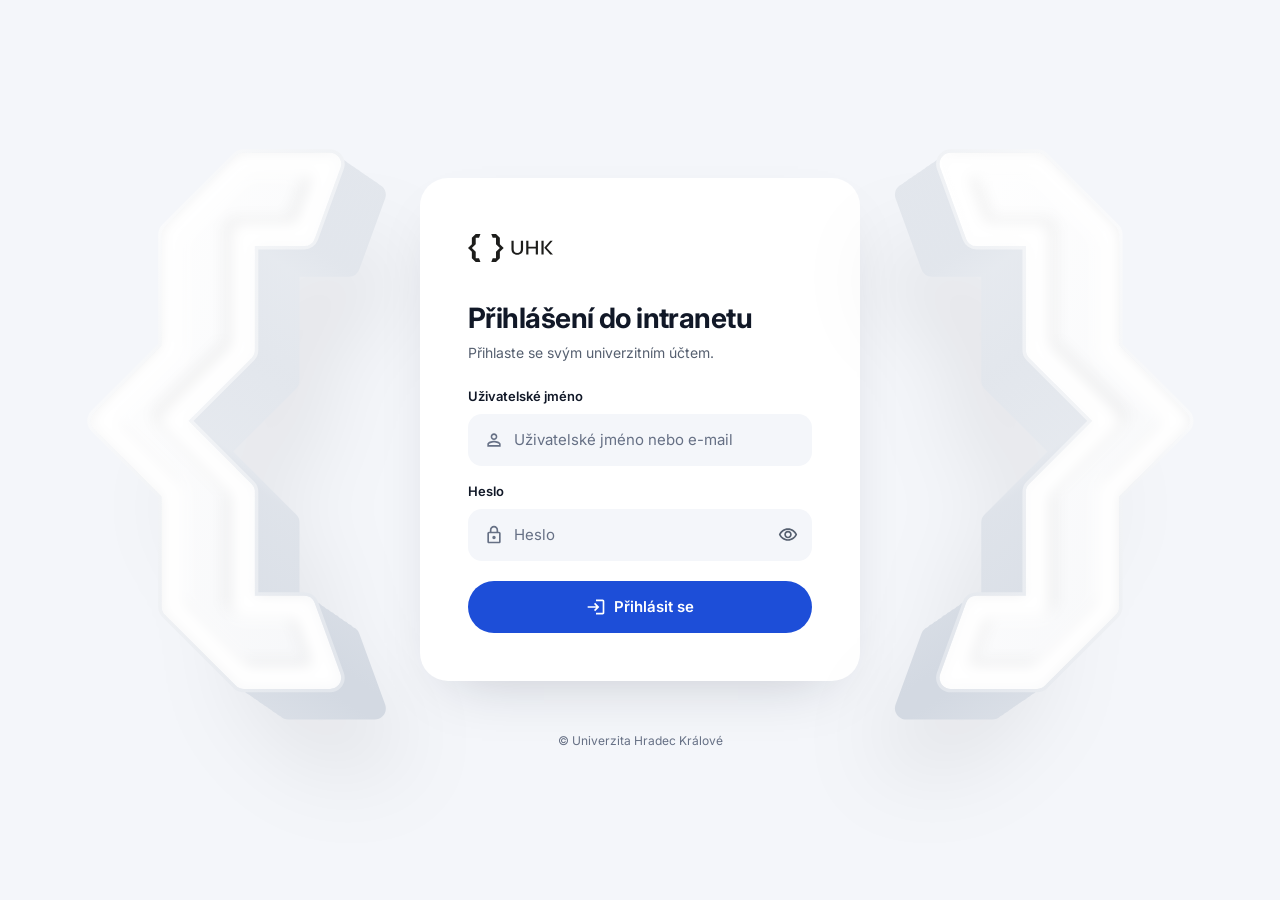
<file: index.html>
<!doctype html>
<html lang="cs">
<head>
<meta charset="utf-8">
<meta name="viewport" content="width=device-width, initial-scale=1">
<title>UHK Intranet – Přihlášení</title>
<script>try{if(localStorage.getItem('uhk-theme')==='dark')document.documentElement.classList.add('dark')}catch(e){}</script>
<link rel="preconnect" href="https://fonts.googleapis.com">
<link rel="preconnect" href="https://fonts.gstatic.com" crossorigin>
<link rel="stylesheet" href="https://fonts.googleapis.com/css2?family=Inter:wght@400;500;600;700&display=swap">
<link rel="stylesheet" href="assets/uhk.css">
<link rel="stylesheet" href="assets/demo.css">
</head>
<body>
<div id="app"></div>
<script src="assets/morphdom.min.js"></script>
<script src="assets/dc-runtime.js"></script>
<script src="assets/login.js"></script>
<script src="assets/app.js"></script>
<script>UHKDemo.mountLogin();</script>
</body>
</html>
</file>
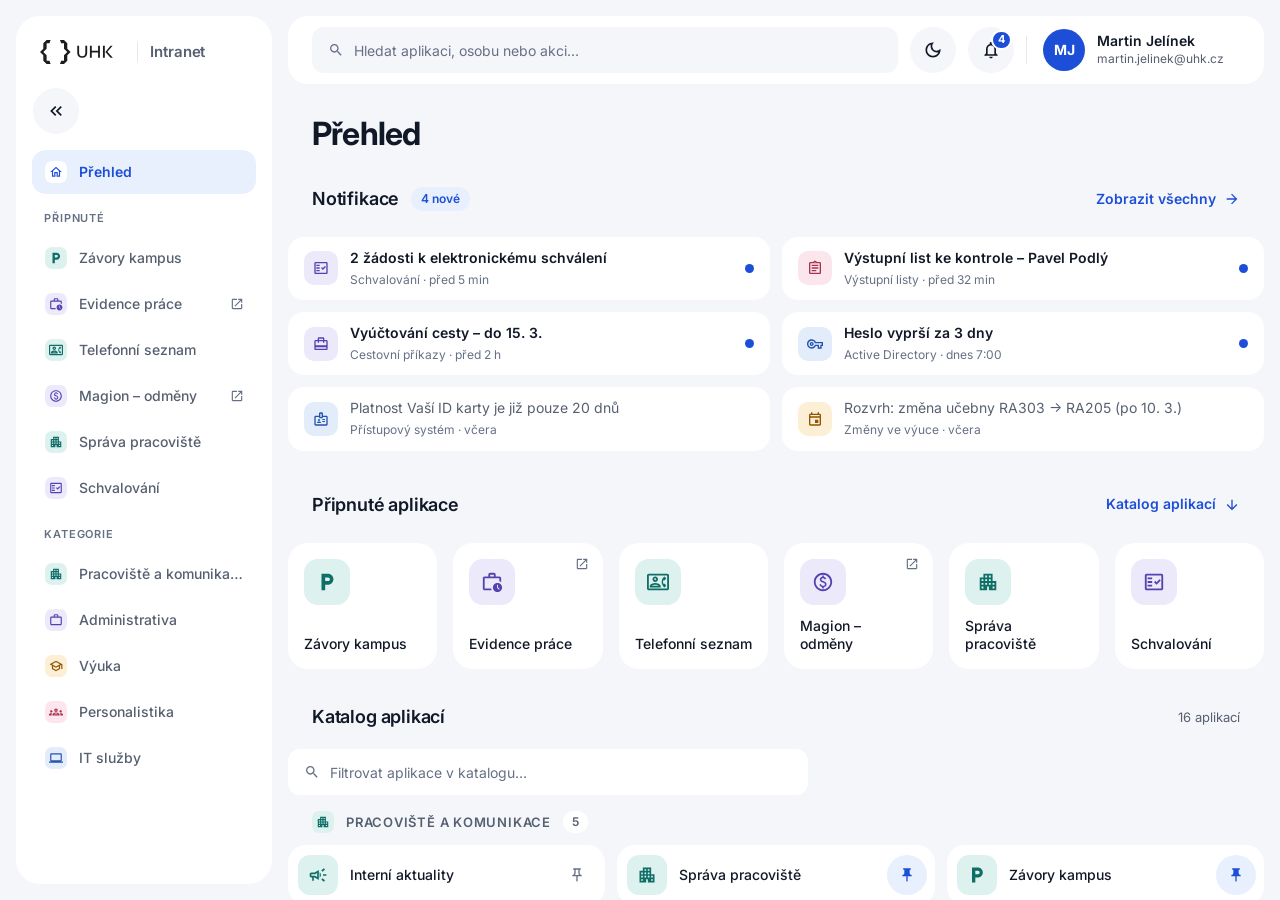
<file: prehled.html>
<!doctype html>
<html lang="cs">
<head>
<meta charset="utf-8">
<meta name="viewport" content="width=device-width, initial-scale=1">
<title>UHK Intranet – Přehled</title>
<script>try{if(localStorage.getItem('uhk-theme')==='dark')document.documentElement.classList.add('dark')}catch(e){}</script>
<link rel="preconnect" href="https://fonts.googleapis.com">
<link rel="preconnect" href="https://fonts.gstatic.com" crossorigin>
<link rel="stylesheet" href="https://fonts.googleapis.com/css2?family=Inter:wght@400;500;600;700&display=swap">
<link rel="stylesheet" href="assets/uhk.css">
<link rel="stylesheet" href="assets/demo.css">
</head>
<body>
<div id="app"></div>
<script src="assets/morphdom.min.js"></script>
<script src="assets/dc-runtime.js"></script>
<script src="assets/main.js"></script>
<script src="assets/app.js"></script>
<script>UHKDemo.mountMain('prehled');</script>
</body>
</html>
</file>
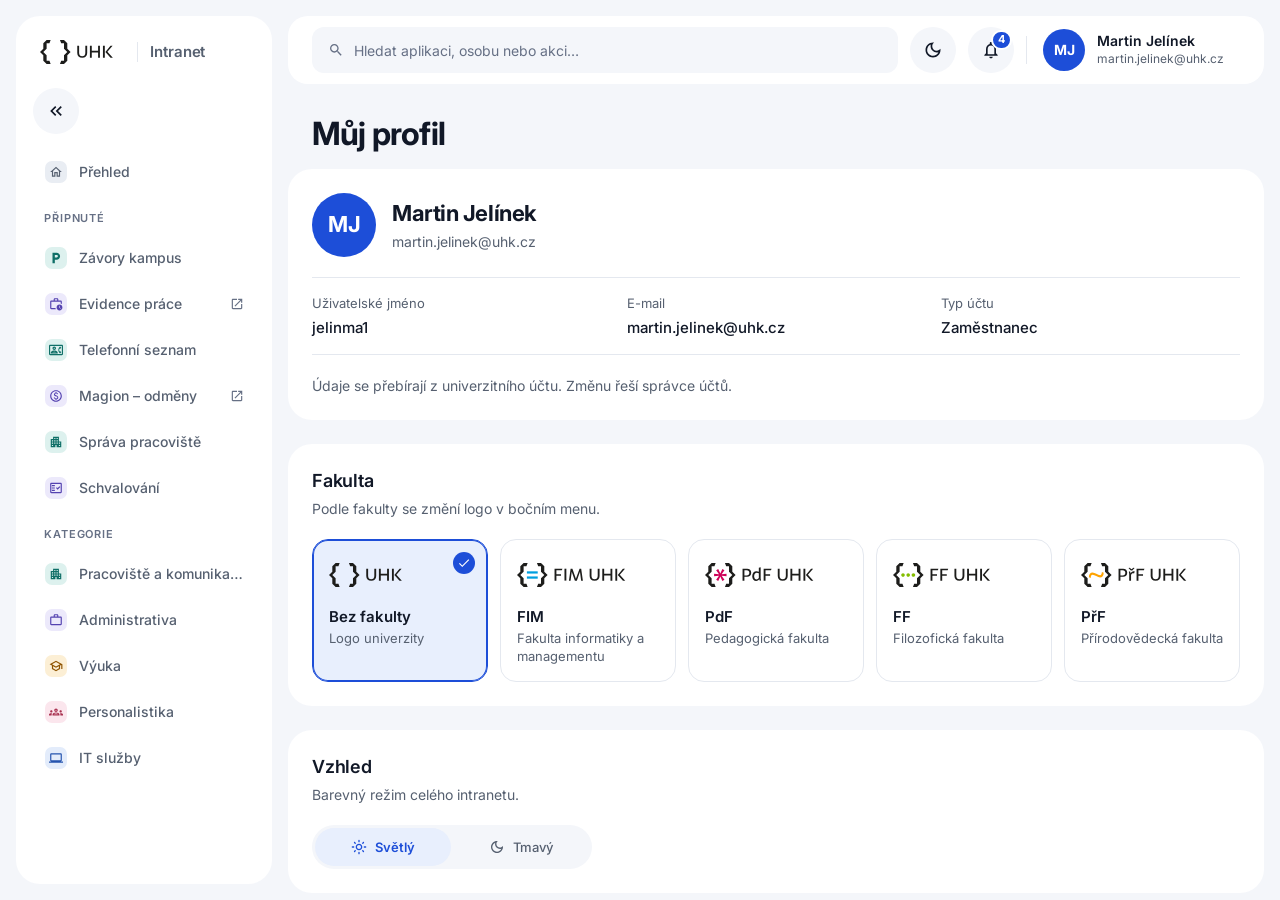
<file: profil.html>
<!doctype html>
<html lang="cs">
<head>
<meta charset="utf-8">
<meta name="viewport" content="width=device-width, initial-scale=1">
<title>UHK Intranet – Můj profil</title>
<script>try{if(localStorage.getItem('uhk-theme')==='dark')document.documentElement.classList.add('dark')}catch(e){}</script>
<link rel="preconnect" href="https://fonts.googleapis.com">
<link rel="preconnect" href="https://fonts.gstatic.com" crossorigin>
<link rel="stylesheet" href="https://fonts.googleapis.com/css2?family=Inter:wght@400;500;600;700&display=swap">
<link rel="stylesheet" href="assets/uhk.css">
<link rel="stylesheet" href="assets/demo.css">
</head>
<body>
<div id="app"></div>
<script src="assets/morphdom.min.js"></script>
<script src="assets/dc-runtime.js"></script>
<script src="assets/main.js"></script>
<script src="assets/app.js"></script>
<script>UHKDemo.mountMain('profil');</script>
</body>
</html>
</file>
<file: assets/uhk.css>
/* UHK Intranet – Přehled (redesign) */
.uhk{--p:var(--th-p,#1D4ED8);--pd:var(--th-pd,#0F2D6B);--ps:var(--th-ps,#E8EFFD);--pt:var(--th-pt,#16367F);--pb:var(--th-pb,#9DB6F0);--pl:var(--th-pl,#C3D0EE);--pl2:var(--th-pl2,#DCE5FB);--ph:var(--th-ph,#F8FAFE);--pi:var(--th-pi,#2453AE);--pm:var(--th-pm,#3A5596);--bg:var(--th-bg,#F4F6FA);--sf:#FFFFFF;--tx:var(--th-tx,#111827);--tx2:var(--th-tx2,#566070);--tx3:var(--th-tx3,#667085);--ln:var(--th-ln,#E4E8EF);
  font-family:"Inter",system-ui,-apple-system,"Segoe UI",sans-serif;color:var(--tx);background:var(--bg);font-size:14px;line-height:1.45;
  container-type:inline-size;container-name:app;position:relative;min-height:100%;-webkit-font-smoothing:antialiased}
.uhk *,.uhk *::before,.uhk *::after{box-sizing:border-box}
.uhk .shell{min-height:100vh}
.uhk h1,.uhk h2,.uhk h3,.uhk p{margin:0}
.uhk a{color:inherit;text-decoration:none}
.uhk button{font:inherit;color:inherit;border:0;background:none;cursor:pointer;padding:0}
.uhk :focus-visible{outline:2px solid var(--p);outline-offset:2px}
.uhk .sr{position:absolute;width:1px;height:1px;overflow:hidden;clip:rect(0 0 0 0);white-space:nowrap}
.uhk .ic{width:20px;height:20px;fill:currentColor;stroke:none;flex:none;display:block}
.uhk .ic-s{width:16px;height:16px}
.uhk .ic-xs{width:14px;height:14px}
.uhk .ic.thick{stroke-width:2.6}
.uhk .ic.fill{fill:currentColor}

/* kategorie – tlumené tóny */
.uhk .t-teal{--tb:var(--th-tb,#DDF1EE);--tg:var(--th-tg,#0F6F67)}
.uhk .t-violet{--tb:var(--th-tb,#ECE9FB);--tg:var(--th-tg,#5442B0)}
.uhk .t-amber{--tb:var(--th-tb,#FCEFD5);--tg:var(--th-tg,#8F5400)}
.uhk .t-rose{--tb:var(--th-tb,#FBE6ED);--tg:var(--th-tg,#A8304F)}
.uhk .t-blue{--tb:var(--th-tb,#E3ECFB);--tg:var(--th-tg,var(--pi))}
.uhk .tile{display:flex;align-items:center;justify-content:center;background:var(--tb,var(--ps));color:var(--tg,var(--p));flex:none;border-radius:12px;width:40px;height:40px}
.uhk .tile.sm{width:34px;height:34px;border-radius:10px}
.uhk .tile.lg{width:46px;height:46px;border-radius:14px}
.uhk .tile.lg .ic{width:22px;height:22px}

/* shell */
.uhk .shell{display:flex;gap:16px;padding:16px;align-items:stretch}
.uhk .sb{width:256px;flex:none;background:var(--sf);border-radius:24px;padding:24px 16px;display:flex;flex-direction:column;gap:24px}
.uhk .brand{display:flex;align-items:center;gap:12px;padding:0 8px;min-height:44px}
.uhk .logo{min-width:38px;height:38px;background:transparent;color:var(--tx);display:flex;align-items:center;justify-content:center;font-weight:700;font-size:20px;letter-spacing:-.04em;line-height:1;padding-bottom:2px;white-space:pre;flex:none}
.uhk .brand-t{font-weight:700;font-size:17px;letter-spacing:-.01em;white-space:nowrap}
.uhk .brand-close{margin-left:auto;display:none}
.uhk .nsec{display:flex;flex-direction:column;gap:2px}
.uhk .nsec.gen{margin-top:auto}
.uhk .nlab{font-size:11px;font-weight:600;letter-spacing:.08em;text-transform:uppercase;color:var(--tx3);padding:0 12px 8px}
.uhk .nav{display:flex;align-items:center;gap:12px;min-height:44px;padding:0 12px;border-radius:14px;color:var(--tx2);font-weight:500;font-size:14px;white-space:nowrap}
.uhk .nav:hover{background:var(--bg);color:var(--tx)}
.uhk .nav.on{background:var(--ps);color:var(--p);font-weight:600}
.uhk .cdot{width:22px;height:22px;border-radius:7px;background:var(--tb);color:var(--tg);display:flex;align-items:center;justify-content:center;flex:none}
.uhk .cdot .ic{width:14px;height:14px;stroke-width:2}
.uhk .nav .lb{overflow:hidden;text-overflow:ellipsis}
.uhk .nx{margin-left:auto;color:var(--tx3);flex:none}
.uhk .nempty{font-size:13px;color:var(--tx3);padding:2px 12px 6px}

.uhk .mainc{flex:1 1 0;min-width:0;display:flex;flex-direction:column;gap:16px}
.uhk .top{display:flex;align-items:center;gap:12px;background:var(--sf);border-radius:20px;padding:12px 24px;min-height:68px}
.uhk .only-sm,.uhk .only-md,.uhk .ibtn.only-sm,.uhk .ibtn.only-md{display:none}
.uhk .search{flex:1;display:flex;align-items:center;gap:8px;height:46px;padding:0 8px 0 16px;background:var(--bg);border-radius:12px;color:var(--tx3);cursor:text;min-width:0}
.uhk .search input{flex:1;min-width:0;border:0;background:transparent;font:inherit;font-size:14px;color:var(--tx);outline:none;height:100%}
.uhk .search input::placeholder{color:var(--tx3)}
.uhk .search:focus-within{box-shadow:0 0 0 2px var(--p)}
.uhk .kbd{font:inherit;font-size:12px;font-weight:600;color:var(--tx2);background:var(--sf);border:1px solid var(--ln);border-radius:8px;padding:3px 8px;white-space:nowrap}
.uhk .ibtn{width:46px;height:46px;border-radius:999px;background:var(--bg);display:flex;align-items:center;justify-content:center;color:var(--tx);position:relative;flex:none}
.uhk .ibtn:hover,.uhk .ibtn.on{background:var(--ps);color:var(--p)}
.uhk .bdg{position:absolute;top:3px;right:2px;min-width:20px;height:20px;padding:0 5px;border-radius:999px;background:var(--p);color:#fff;font-size:11px;font-weight:700;display:flex;align-items:center;justify-content:center;border:2px solid #fff}
.uhk .bellw{position:relative;flex:none}
.uhk .bellw > .np{display:none}
.uhk .bellw:hover > .np,.uhk .bellw:focus-within > .np,.uhk .bellw > .np.force{display:flex}
.uhk .bellw::after{content:"";position:absolute;left:-24px;right:-24px;top:100%;height:14px}
.uhk .np .ni-x{white-space:normal}
.uhk .vsep{width:1px;height:28px;background:var(--ln);flex:none}
.uhk .user{display:flex;align-items:center;gap:12px;padding:3px 10px 3px 3px;border-radius:999px;flex:none}
.uhk .user:hover{background:var(--bg)}
.uhk .av{width:42px;height:42px;border-radius:999px;background:var(--p);color:#fff;font-weight:700;font-size:14px;display:flex;align-items:center;justify-content:center;flex:none}
.uhk .uinfo{display:flex;flex-direction:column}
.uhk .uname{font-weight:600;font-size:14px;line-height:1.2;white-space:nowrap}
.uhk .umail{font-size:12px;color:var(--tx2);white-space:nowrap}

/* dropdown notifikací */
.uhk .np{position:absolute;top:calc(100% + 10px);right:-6px;width:420px;background:var(--sf);border-radius:22px;box-shadow:0 28px 64px -16px rgba(15,23,42,.28),0 0 0 1px rgba(15,23,42,.06);z-index:20;display:flex;flex-direction:column;overflow:hidden}
.uhk .np-h{display:flex;align-items:center;flex-wrap:wrap;gap:12px;padding:16px 16px 8px 24px}
.uhk .np-t{font-size:16px;font-weight:600}
.uhk .np-h .lnk{margin-left:auto}
.uhk .np-close{display:none}
.uhk .np-l{display:flex;flex-direction:column;padding:4px 8px 8px;max-height:470px;overflow:auto}
.uhk .ni{display:flex;gap:12px;align-items:flex-start;padding:11px 12px;border-radius:16px}
.uhk .ni:hover{background:var(--bg)}
.uhk .ni-b{flex:1;min-width:0;display:flex;flex-direction:column;gap:3px}
.uhk .ni-x{font-size:14px;line-height:1.35;color:var(--tx2)}
.uhk .ni.un .ni-x{font-weight:600;color:var(--tx)}
.uhk .ni-m{font-size:12px;color:var(--tx3)}
.uhk .udot{width:9px;height:9px;border-radius:999px;background:var(--p);flex:none;margin-top:6px}
.uhk .np-f{padding:16px;border-top:1px solid var(--ln)}

/* obecné prvky */
.uhk .pill{display:inline-flex;align-items:center;gap:4px;height:24px;padding:0 10px;border-radius:999px;background:var(--ps);color:var(--p);font-size:12px;font-weight:600;white-space:nowrap;flex:none}
.uhk .pill.warn{background:#FBE4B4;color:#6E3D00}
.uhk .pill.mute{background:var(--sf);color:var(--tx2)}
.uhk .lnk{color:var(--p);font-weight:600;font-size:13px;min-height:32px}
.uhk .lnk:hover{text-decoration:underline}
.uhk .lnk-a{display:inline-flex;align-items:center;gap:8px;color:var(--p);font-weight:600;font-size:14px;min-height:44px}
.uhk .lnk-a:hover{color:var(--pd)}
.uhk .btn{display:inline-flex;align-items:center;justify-content:center;gap:8px;height:44px;padding:0 20px;border-radius:999px;font-weight:600;font-size:14px;white-space:nowrap}
.uhk .btn-p{background:var(--p);color:#fff}
.uhk .btn-p:hover{background:var(--pd)}
.uhk .btn-s{background:var(--ps);color:var(--p)}
.uhk .btn-s:hover{background:#D9E4FB}
.uhk .btn-o{background:var(--sf);box-shadow:inset 0 0 0 1px #D5DBE5;color:var(--tx)}
.uhk .btn-o:hover{box-shadow:inset 0 0 0 1px var(--p);color:var(--p)}
.uhk .btn-w{width:100%}

/* obsah */
.uhk .cont{display:flex;flex-direction:column;gap:32px;padding:16px 32px 48px}
.uhk .h1{font-size:32px;font-weight:700;letter-spacing:-.025em;line-height:1.15;margin-bottom:-8px}
.uhk .sec{display:flex;flex-direction:column;gap:16px}
.uhk .sec-h{display:flex;align-items:center;gap:12px;justify-content:space-between;min-height:32px}
.uhk .h2{font-size:18px;font-weight:600;letter-spacing:-.01em}

/* akční karty */
.uhk .kpis{display:grid;grid-template-columns:repeat(4,minmax(0,1fr));gap:24px}
.uhk .kpi{position:relative;display:flex;flex-direction:column;background:var(--sf);border-radius:24px;padding:24px;min-height:188px;transition:box-shadow .3s ease}
.uhk .kpi:hover{box-shadow:0 14px 34px -16px rgba(15,23,42,.28)}
.uhk .kpi-h{display:flex;align-items:flex-start;gap:12px;justify-content:space-between}
.uhk .kpi-t{font-size:15px;font-weight:600;line-height:1.3;padding-top:2px}
.uhk .arr,.uhk .w-a{width:40px;height:40px;border-radius:999px;box-shadow:inset 0 0 0 1px var(--ln);display:flex;align-items:center;justify-content:center;flex:none;color:var(--tx);background:var(--sf)}
.uhk .kpi:hover .arr,.uhk .w-a:hover{background:var(--p);color:#fff;box-shadow:none}
.uhk .kpi-n{font-size:54px;font-weight:600;letter-spacing:-.04em;line-height:1;margin-top:auto;padding-top:18px;font-variant-numeric:tabular-nums}
.uhk .kpi-d{margin-top:12px;font-size:13px;color:var(--tx2);display:flex;align-items:center;gap:8px}
.uhk .kpi.hl{background:linear-gradient(135deg,var(--p) 0%,var(--pd) 100%);color:#fff}
.uhk .kpi.hl .arr{background:#fff;box-shadow:none;color:var(--pd)}
.uhk .kpi.hl .kpi-d{color:var(--pl2)}
.uhk .done{display:flex;align-items:center;gap:12px;background:var(--sf);border-radius:18px;padding:8px 16px 8px 8px;min-height:56px;flex-wrap:wrap}
.uhk .done-ic{width:36px;height:36px;border-radius:12px;background:var(--ps);color:var(--p);display:flex;align-items:center;justify-content:center;flex:none}
.uhk .done-t{font-size:15px;font-weight:600}
.uhk .done-x{color:var(--tx2);font-size:14px}

/* připnuté aplikace */
.uhk .pins{display:grid;grid-template-columns:repeat(auto-fill,minmax(136px,1fr));gap:16px}
.uhk .pin{position:relative;display:flex;flex-direction:column;gap:12px;background:var(--sf);border-radius:20px;padding:16px;min-height:122px;transition:box-shadow .3s ease}
.uhk .pin:hover{box-shadow:0 14px 34px -16px rgba(15,23,42,.28)}
.uhk .pin-n{font-size:14px;font-weight:500;line-height:1.3;margin-top:auto}
.uhk .pin-x{position:absolute;top:14px;right:14px;color:var(--tx3)}
.uhk .pin.add{background:transparent;box-shadow:inset 0 0 0 1.5px #B4BFD0;border:0;color:var(--tx2)}
.uhk .pin.add{background-image:none;outline:0}
.uhk .pin.add{box-shadow:none;border:1.5px dashed #AEB9CB}
.uhk .pin.add .tile{background:var(--sf);color:var(--p)}
.uhk .pin.add:hover{border-color:var(--p);color:var(--p)}
.uhk .empty{background:var(--sf);border-radius:24px;padding:24px;display:flex;flex-direction:column;gap:24px}
.uhk .empty-h{display:flex;gap:16px;align-items:center}
.uhk .empty-ic{width:52px;height:52px;border-radius:16px;background:var(--ps);color:var(--p);display:flex;align-items:center;justify-content:center;flex:none}
.uhk .empty-ic .ic{width:24px;height:24px}
.uhk .empty-t{font-size:17px;font-weight:600}
.uhk .empty-s{color:var(--tx2);font-size:14px;margin-top:3px}
.uhk .sugg{display:grid;grid-template-columns:repeat(4,minmax(0,1fr));gap:12px}
.uhk .sg{display:flex;align-items:center;gap:12px;padding:8px 8px 8px 12px;border-radius:18px;background:var(--bg)}
.uhk .sg-n{flex:1;min-width:0;font-weight:500;font-size:14px;line-height:1.3}
.uhk .sg-b{height:44px;padding:0 14px;border-radius:999px;background:var(--sf);color:var(--p);font-weight:600;font-size:13px;display:inline-flex;align-items:center;gap:4px;flex:none}
.uhk .sg-b:hover{background:var(--p);color:#fff}

/* widgety */
.uhk .wg{display:grid;grid-template-columns:repeat(3,minmax(0,1fr));gap:24px;align-items:stretch}
.uhk .w{background:var(--sf);border-radius:24px;padding:24px;display:flex;flex-direction:column;gap:16px;min-width:0;min-height:280px}
.uhk .w-m{grid-column:span 2}
.uhk .w-l{grid-column:1/-1}
.uhk .w-h{display:flex;align-items:center;gap:12px}
.uhk .w-tt{flex:1;min-width:0;display:flex;flex-direction:column}
.uhk .w-t{font-size:16px;font-weight:600;line-height:1.25}
.uhk .w-s{font-size:13px;color:var(--tx2)}

.uhk .tl{display:flex;flex-direction:column;gap:12px}
.uhk .tl-r{display:grid;grid-template-columns:56px minmax(0,1fr);gap:16px}
.uhk .tl-tm{display:flex;flex-direction:column;padding-top:12px;font-variant-numeric:tabular-nums}
.uhk .tl-s{font-weight:600;font-size:14px}
.uhk .tl-e{font-size:12px;color:var(--tx3)}
.uhk .tl-b{background:var(--bg);border-radius:16px;padding:12px 16px;display:flex;align-items:center;gap:12px;flex-wrap:wrap;min-height:60px}
.uhk .tl-c{flex:1 1 200px;min-width:0}
.uhk .tl-n{font-weight:600;font-size:14px}
.uhk .tl-m{font-size:13px;color:var(--tx2);display:flex;gap:8px;align-items:center;flex-wrap:wrap}
.uhk .tl-b.chg{background:#FFF6E3;box-shadow:inset 0 0 0 1.5px #EFC572}
.uhk .room-old{text-decoration:line-through;color:var(--tx2)}
.uhk .room-new{font-weight:700;color:#6E3D00}

.uhk .w.dark{background:var(--pd);color:#fff;position:relative;overflow:hidden}
.uhk .w.dark::after{content:"";position:absolute;right:-70px;top:-70px;width:220px;height:220px;border-radius:50%;border:30px solid rgba(255,255,255,.05);pointer-events:none}
.uhk .w.dark .w-s{color:var(--pl)}
.uhk .w.dark .w-a{background:rgba(255,255,255,.1);box-shadow:inset 0 0 0 1px rgba(255,255,255,.22);color:#fff;position:relative;z-index:1}
.uhk .w.dark .w-a:hover{background:#fff;color:var(--pd)}
.uhk .w.dark .tile{background:rgba(255,255,255,.12);color:#fff}
.uhk .trk{display:flex;flex-direction:column;gap:8px}
.uhk .run{display:inline-flex;align-items:center;gap:8px;font-size:13px;font-weight:600;color:var(--pl);margin-bottom:6px}
.uhk .run-d{width:8px;height:8px;border-radius:99px;background:#94A3B8}
.uhk .run.on{color:#BFD2FF}
.uhk .run.on .run-d{background:#8EB0FF;box-shadow:0 0 0 4px rgba(142,176,255,.22)}
.uhk .clock{font-size:48px;font-weight:600;letter-spacing:-.03em;font-variant-numeric:tabular-nums;line-height:1}
.uhk .act{font-size:14px;font-weight:500;color:#E6ECFA;margin-top:8px}
.uhk .ctrl{display:flex;gap:12px;margin-top:auto;align-items:center;position:relative;z-index:1}
.uhk .cbtn{width:54px;height:54px;border-radius:999px;display:flex;align-items:center;justify-content:center;background:#fff;color:var(--pd);flex:none}
.uhk .cbtn:hover{background:var(--ps)}
.uhk .cbtn.ghost{background:rgba(255,255,255,.12);color:#fff}
.uhk .cbtn.ghost:hover{background:rgba(255,255,255,.22)}
.uhk .cbtn .ic{width:22px;height:22px}
.uhk .today{margin-left:auto;text-align:right;font-size:12px;color:var(--pl);display:flex;flex-direction:column}
.uhk .today b{font-size:14px;color:#fff;font-weight:600}

.uhk .nl{display:flex;flex-direction:column}
.uhk .nw{display:flex;gap:16px;padding:12px 8px;margin:0 -8px;border-top:1px solid var(--ln);border-radius:4px}
.uhk .nw:first-child{border-top:0;padding-top:2px}
.uhk .nw:hover .nw-t{color:var(--p)}
.uhk .nd{width:54px;flex:none;border-radius:14px;background:var(--bg);display:flex;flex-direction:column;align-items:center;justify-content:center;padding:8px 0;align-self:flex-start}
.uhk .nd b{font-size:18px;font-weight:700;line-height:1.1}
.uhk .nd span{font-size:11px;color:var(--tx2);text-transform:uppercase;font-weight:600;letter-spacing:.04em}
.uhk .nw-b{display:flex;flex-direction:column;min-width:0;gap:4px}
.uhk .nw-t{font-weight:600;font-size:15px;line-height:1.3}
.uhk .nw-x{font-size:13px;color:var(--tx2)}

.uhk .kl{display:flex;flex-direction:column;gap:12px}
.uhk .kr{display:flex;align-items:center;gap:12px;padding:12px 16px;border-radius:16px;background:var(--bg)}
.uhk .kr-d{flex:1;min-width:0}
.uhk .kr-t{font-weight:600;font-size:14px;font-variant-numeric:tabular-nums}
.uhk .kr-m{font-size:12px;color:var(--tx2)}

.uhk .rl{display:flex;flex-direction:column;gap:2px}
.uhk .rr{display:flex;align-items:center;gap:12px;padding:6px 8px;border-radius:14px;margin:0 -8px;min-height:46px}
.uhk .rr:hover{background:var(--bg)}
.uhk .rr-n{flex:1;font-weight:500;font-size:14px;min-width:0}
.uhk .rr-t{font-size:12px;color:var(--tx3);white-space:nowrap}

.uhk .err{flex:1;display:flex;flex-direction:column;align-items:center;justify-content:center;text-align:center;gap:8px;padding:24px 16px;border-radius:18px;background:#FDF4F4}
.uhk .err-ic{width:48px;height:48px;border-radius:99px;background:#FADCDC;color:#A61B1B;display:flex;align-items:center;justify-content:center;margin-bottom:4px}
.uhk .err-t{font-weight:600;font-size:15px}
.uhk .err-x{font-size:13px;color:var(--tx2);max-width:380px;margin-bottom:8px}

/* katalog aplikací */
.uhk .cat-f{flex:none;background:var(--sf);max-width:520px;width:100%}
.uhk .cat{display:flex;flex-direction:column;gap:32px}
.uhk .cg{display:flex;flex-direction:column;gap:12px}
.uhk .cg-h{display:flex;align-items:center;gap:12px}
.uhk .cg-t{font-size:13px;font-weight:600;text-transform:uppercase;letter-spacing:.06em;color:var(--tx2)}
.uhk .cg-n{font-size:12px;font-weight:600;color:var(--tx2);background:var(--sf);border-radius:999px;padding:2px 9px}
.uhk .capps{display:grid;grid-template-columns:repeat(auto-fill,minmax(240px,1fr));gap:12px}
.uhk .ca{display:flex;align-items:center;gap:8px;background:var(--sf);border-radius:18px;padding:8px 8px 8px 10px;min-height:60px;transition:box-shadow .3s ease}
.uhk .ca:hover{box-shadow:0 10px 28px -16px rgba(15,23,42,.3)}
.uhk .ca-l{flex:1;display:flex;align-items:center;gap:12px;min-width:0;min-height:44px}
.uhk .ca-n{font-size:14px;font-weight:500;line-height:1.3;min-width:0}
.uhk .ca-x{color:var(--tx3);flex:none}
.uhk .pinb{width:40px;height:40px;border-radius:999px;display:flex;align-items:center;justify-content:center;color:var(--tx3);flex:none}
.uhk .pinb:hover{background:var(--bg);color:var(--p)}
.uhk .pinb.on{background:var(--ps);color:var(--p)}
.uhk .pinb.on .ic{fill:currentColor}

/* přihlášení */
.uhk .lg-wrap{min-height:100vh;display:flex;flex-direction:column;align-items:center;justify-content:center;gap:24px;padding:40px 16px}
.uhk .lg-card{width:100%;max-width:440px;background:var(--sf);border-radius:28px;padding:48px;display:flex;flex-direction:column;gap:24px;box-shadow:0 24px 60px -32px rgba(15,23,42,.25)}
.uhk .lg-brand{padding:0}
.uhk .lg-head{display:flex;flex-direction:column;gap:4px}
.uhk .lg-h1{font-size:28px;font-weight:700;letter-spacing:-.02em}
.uhk .lg-sub{color:var(--tx2);font-size:14px}
.uhk .lg-form{display:flex;flex-direction:column;gap:16px;margin:0}
.uhk .fld{display:flex;flex-direction:column;gap:8px}
.uhk .fld-l{font-size:13px;font-weight:600}
.uhk .inp{display:flex;align-items:center;gap:8px;height:52px;padding:0 4px 0 16px;border-radius:14px;background:var(--bg);color:var(--tx3);box-shadow:inset 0 0 0 1px transparent}
.uhk .inp:focus-within{box-shadow:inset 0 0 0 2px var(--p);background:var(--sf)}
.uhk .inp.bad{box-shadow:inset 0 0 0 1.5px #C62828;background:var(--sf)}
.uhk .inp input{flex:1;min-width:0;height:100%;border:0;background:transparent;font:inherit;font-size:15px;color:var(--tx);outline:none}
.uhk .inp input::placeholder{color:var(--tx3)}
.uhk .eye{width:40px;height:40px;border-radius:999px;display:flex;align-items:center;justify-content:center;color:var(--tx2);flex:none}
.uhk .eye:hover{background:var(--ps);color:var(--p)}
.uhk .lg-row{display:flex;align-items:center;justify-content:space-between;gap:12px;flex-wrap:wrap}
.uhk .chk{display:inline-flex;align-items:center;gap:8px;font-size:14px;min-height:44px;cursor:pointer}
.uhk .chk input{width:18px;height:18px;margin:0;accent-color:var(--p)}
.uhk .lg-btn{height:52px;margin-top:4px;font-size:15px}
.uhk .lg-err{display:flex;align-items:flex-start;gap:12px;padding:12px 16px;border-radius:14px;background:#FDECEC;color:#8E1C1C;font-size:14px;font-weight:500}
.uhk .lg-foot{font-size:12px;color:var(--tx3)}
@container app (max-width:767px){
  .uhk .lg-wrap{justify-content:flex-start;padding:24px 16px}
  .uhk .lg-card{padding:24px;border-radius:24px}
  .uhk .lg-h1{font-size:24px}
}

/* ===== Modul Notifikace ===== */
.uhk.nt-bar,.uhk.nt-side{min-height:0}
.uhk .nt-bar,.uhk.nt-bar{display:flex;align-items:center;gap:16px;background:var(--sf);padding:10px 24px;min-height:68px;box-shadow:0 1px 0 var(--ln);flex-wrap:wrap}
.uhk.nt-hdr{min-height:0;background:var(--sf);display:flex;flex-direction:column;box-shadow:0 1px 0 var(--ln)}
.uhk .nt-glob{display:flex;align-items:center;gap:16px;padding:12px 24px;min-height:68px}
.uhk .nt-search{flex:1 1 auto;max-width:680px;margin:0 auto}
.uhk .nt-modbar{display:flex;align-items:center;gap:16px;padding:6px 24px;min-height:52px;border-top:1px solid var(--ln);flex-wrap:wrap}
.uhk .nt-modt{font-size:15px;font-weight:700;padding-right:16px;border-right:1px solid var(--ln);white-space:nowrap}
.uhk .nt-hdr .nt-tabs{margin-left:0}
.uhk .nt-hdr .nt-bar-r{margin-left:0}
.uhk .nt-mod{font-size:15px;font-weight:600;color:var(--tx2);padding-left:16px;border-left:1px solid var(--ln);white-space:nowrap}
.uhk .nt-tabs{display:flex;gap:4px;margin-left:8px;flex-wrap:wrap}
.uhk .nt-tab{min-height:40px;padding:0 14px;border-radius:999px;display:flex;align-items:center;gap:8px;font-weight:500;color:var(--tx2);white-space:nowrap}
.uhk .nt-tab:hover{background:var(--bg);color:var(--tx)}
.uhk .nt-tab.on{background:var(--ps);color:var(--p);font-weight:600}
.uhk .nt-bar-r{margin-left:auto;display:flex;align-items:center;gap:12px}
.uhk a.ibtn{text-decoration:none}
.uhk .nt-imp{display:flex;align-items:center;gap:12px;padding:10px 24px;background:#3B2A00;color:#FFE7A8;font-size:14px;flex-wrap:wrap}
.uhk .nt-imp b{color:#fff}
.uhk .nt-imp .btn{height:34px;padding:0 14px;font-size:13px;background:#FFE7A8;color:#3B2A00;margin-left:auto}

.uhk .nt-page{width:100%;margin:0;padding:32px 32px 48px;display:flex;flex-direction:column;gap:24px}
.uhk .nt-ph{display:flex;align-items:flex-end;justify-content:space-between;gap:16px;flex-wrap:wrap}
.uhk .nt-ph h1{font-size:28px;font-weight:700;letter-spacing:-.02em;line-height:1.2}
.uhk .nt-ph p{color:var(--tx2);margin-top:4px}
.uhk .nt-acts{display:flex;gap:12px;flex-wrap:wrap;align-items:center}
.uhk .nt-card{background:var(--sf);border-radius:20px;min-width:0}
.uhk .nt-pad{padding:24px}
.uhk .nt-scroll{overflow-x:auto;position:relative}
.uhk .btn:disabled,.uhk .btn[aria-disabled="true"]{opacity:.45;cursor:not-allowed}
.uhk .btn-sm{height:40px;padding:0 14px;font-size:13px}
.uhk .btn-d{background:#B42318;color:#fff}
.uhk .btn-d:hover{background:#8E1C1C}
.uhk .btn-g{background:transparent;color:var(--p)}
.uhk .btn-g:hover{background:var(--ps)}
.uhk .ib{width:40px;height:40px;border-radius:999px;display:inline-flex;align-items:center;justify-content:center;color:var(--tx2);flex:none}
.uhk .ib:hover{background:var(--bg);color:var(--p)}
.uhk .ib:disabled{opacity:.4;cursor:not-allowed}
.uhk .back{display:inline-flex;align-items:center;gap:8px;color:var(--p);font-weight:600;min-height:40px}
.uhk .sec-t{font-size:17px;font-weight:600}
.uhk .sec-d{font-size:13px;color:var(--tx2);margin-top:2px}
.uhk .stack{display:flex;flex-direction:column;gap:16px}
.uhk .row{display:flex;align-items:center;gap:12px;flex-wrap:wrap}
.uhk .muted{color:var(--tx2)}
.uhk .small{font-size:12px}
.uhk .code{font-family:ui-monospace,SFMono-Regular,Menlo,Consolas,monospace;font-size:12.5px;background:#F1F3F7;border-radius:6px;padding:2px 6px;white-space:nowrap}

/* formuláře */
.uhk .nt-filters{display:flex;flex-wrap:wrap;gap:16px;align-items:flex-end;padding:24px}
.uhk .f{display:flex;flex-direction:column;gap:8px;min-width:0}
.uhk .f-l{font-size:12px;font-weight:600;color:var(--tx2)}
.uhk .ctl{height:44px;border-radius:12px;background:var(--bg);border:1px solid transparent;padding:0 12px;font:inherit;font-size:14px;color:var(--tx);display:flex;align-items:center;gap:8px;min-width:0;box-sizing:border-box}
.uhk input.ctl::placeholder{color:var(--tx3)}
.uhk .ctl:focus,.uhk .ctl:focus-within{outline:2px solid var(--p);outline-offset:0;background:var(--sf)}
.uhk .ctl input{border:0;background:transparent;font:inherit;color:inherit;outline:none;flex:1;min-width:0;height:100%}
.uhk .ctl.bad{border-color:#C62828;background:var(--sf)}
.uhk .ctl.wht{background:var(--sf);border-color:var(--ln)}
.uhk .ctl:disabled{color:var(--tx2);cursor:not-allowed}
.uhk .fg{display:grid;grid-template-columns:repeat(2,minmax(0,1fr));gap:16px}
.uhk .fg .full{grid-column:1/-1}
.uhk .hint{font-size:12px;color:var(--tx2)}
.uhk .ferr{font-size:12px;color:#B42318;font-weight:500;display:flex;gap:8px;align-items:flex-start}
.uhk .seg{display:inline-flex;background:var(--bg);border-radius:999px;padding:3px;gap:2px;flex-wrap:wrap}
.uhk .seg button{height:38px;padding:0 14px;border-radius:999px;font-size:13px;font-weight:500;color:var(--tx2);white-space:nowrap}
.uhk .seg button.on{background:var(--sf);color:var(--p);font-weight:600;box-shadow:0 1px 3px rgba(15,23,42,.14)}
.uhk .sw{display:inline-flex;align-items:center;gap:8px;font-size:12px;font-weight:600;color:var(--tx2);cursor:pointer;min-height:32px;white-space:nowrap}
.uhk .sw input{appearance:none;-webkit-appearance:none;width:34px;height:20px;border-radius:99px;background:#C3CAD7;position:relative;margin:0;cursor:pointer;flex:none;transition:background-color .3s ease,box-shadow .3s ease}
.uhk .sw input::after{content:"";position:absolute;top:2px;left:2px;width:16px;height:16px;border-radius:50%;background:#fff;transition:left .3s ease;box-shadow:0 1px 2px rgba(0,0,0,.2)}
.uhk .sw input:checked{background:var(--p)}
.uhk .sw input:checked::after{left:16px}
.uhk .sw.on{color:var(--p)}

/* selecty – vlastní šipka se stejným odsazením vpravo jako vlevo */
.uhk select.ctl,.uhk select.psel{-webkit-appearance:none;appearance:none;padding-left:12px;padding-right:36px;background-image:url("data:image/svg+xml,%3Csvg xmlns='http://www.w3.org/2000/svg' viewBox='0 0 24 24' fill='%23566070'%3E%3Cpath d='M7.41 8.59 12 13.17l4.59-4.58L18 10l-6 6-6-6z'/%3E%3C/svg%3E")!important;background-repeat:no-repeat!important;background-position:right 12px center!important;background-size:18px 18px!important;text-overflow:ellipsis}
.uhk select.psel:disabled{background-image:none!important;padding-right:12px}

/* tabulky */
.uhk .tbl{width:100%;border-collapse:separate;border-spacing:0;font-size:14px}
.uhk .tbl th{font-size:12px;font-weight:600;color:var(--tx2);text-align:left;padding:12px 16px;border-bottom:1px solid var(--ln);white-space:nowrap;background:#FAFBFD}
.uhk .tbl th:first-child{border-top-left-radius:20px}
.uhk .tbl th:last-child{border-top-right-radius:20px}
.uhk .tbl td{padding:12px 16px;border-bottom:1px solid var(--ln);vertical-align:middle}
.uhk .tbl tbody tr:last-child td{border-bottom:0}
.uhk .tbl tr.r:hover td{background:var(--ph)}
.uhk .tbl tr.sel td{background:var(--ps)}
.uhk .tbl .c{text-align:center}
.uhk .tbl .nowrap{white-space:nowrap}
.uhk .tbl.fixed{table-layout:fixed}
.uhk .tbl.dense th,.uhk .tbl.dense td{padding-left:12px;padding-right:12px}
.uhk .tbl.dense th:first-child,.uhk .tbl.dense td:first-child{padding-left:24px}
.uhk .tbl.fixed td{overflow-wrap:anywhere}
.uhk .tbl tr.grp td{overflow:visible}
.uhk .nt-filters > .f{order:4}
.uhk .nt-filters > .f.o1{order:1}
.uhk .nt-filters > .f.o2{order:2;margin-left:auto}
.uhk .nt-filters > .brk{order:3;flex-basis:100%;height:0}
.uhk .tbl .num{font-variant-numeric:tabular-nums;white-space:nowrap}
.uhk .th-b{display:inline-flex;align-items:center;gap:4px;font:inherit;color:inherit;min-height:32px;white-space:nowrap}
.uhk .th-b:hover{color:var(--p)}
.uhk .th-b.on{color:var(--p)}
.uhk .sn{font-size:10px;font-weight:700;background:var(--p);color:#fff;border-radius:99px;min-width:16px;height:16px;display:inline-flex;align-items:center;justify-content:center;padding:0 4px}
.uhk .tbl tr.grp td{background:var(--bg);font-weight:600;font-size:13px;padding-top:8px;padding-bottom:8px}
.uhk .ind{display:flex;align-items:center;gap:8px;min-height:24px}
.uhk .lv1{padding-left:24px}.uhk .lv2{padding-left:48px}.uhk .lv3{padding-left:72px}
.uhk .tt{color:var(--tx)}
.uhk .tt:hover{color:var(--p);text-decoration:underline}
.uhk tr.un .tt{font-weight:600}
.uhk tr.rd .tt{color:var(--tx2)}
.uhk .cl-info{color:var(--pi)}.uhk .cl-warn{color:#A35A00}.uhk .cl-err{color:#B42318}
.uhk .imp-low{color:#98A2B3}.uhk .imp-norm{color:#566070}.uhk .imp-high{color:#B42318}
.uhk .st-un{color:var(--p)}.uhk .st-rd{color:#98A2B3}.uhk .st-snz{color:#A35A00}
.uhk .appchip{display:inline-flex;align-items:center;gap:8px;white-space:nowrap}
.uhk .appchip .tile{width:26px;height:26px;border-radius:8px}
.uhk .appchip .tile .ic{width:15px;height:15px}
.uhk .pager{display:flex;align-items:center;justify-content:space-between;gap:12px;padding:12px 24px;border-top:1px solid var(--ln);flex-wrap:wrap;font-size:13px;color:var(--tx2)}
.uhk .pg{display:flex;gap:4px;align-items:center}
.uhk .pg button{min-width:40px;height:40px;border-radius:10px;font-weight:600;color:var(--tx2);display:inline-flex;align-items:center;justify-content:center}
.uhk .pg button:hover{background:var(--bg)}
.uhk .pg button.on{background:var(--ps);color:var(--p)}
.uhk .pg button:disabled{opacity:.35}
.uhk .tstate{padding:48px 24px;display:flex;flex-direction:column;align-items:center;text-align:center;gap:12px}
.uhk .tstate .big{width:56px;height:56px;border-radius:99px;display:flex;align-items:center;justify-content:center;background:var(--ps);color:var(--p);margin-bottom:6px}
.uhk .tstate .big .ic{width:28px;height:28px}
.uhk .tstate.err .big{background:#FADCDC;color:#A61B1B}
.uhk .tstate h2{font-size:17px;font-weight:600}

/* bannery, štítky */
.uhk .ban{display:flex;gap:12px;align-items:center;padding:12px 16px;border-radius:16px;font-size:14px;line-height:1.45}
.uhk .ban .ic{margin-top:0;flex:none}
.uhk .ban-info{background:var(--ps);color:var(--pt)}
.uhk .ban-warn{background:#FFF4DC;color:#5E3400}
.uhk .ban-err{background:#FDECEC;color:#8E1C1C}
.uhk .ban b{font-weight:600}
.uhk .ban-acts{margin-left:auto;display:flex;gap:8px;flex:none}
.uhk .pill.ok{background:#E2F3E8;color:#17693B}
.uhk .pill.off{background:#EDEFF3;color:var(--tx2)}
.uhk .pill.bad{background:#FDE7E7;color:#A11B1B}
.uhk .pill.wait{background:#FFF1D6;color:#714000}
.uhk .pill.line{background:var(--sf);box-shadow:inset 0 0 0 1px var(--ln);color:var(--tx2)}
.uhk .tbadge{font-size:11px;font-weight:700;background:var(--p);color:#fff;border-radius:99px;padding:2px 8px;white-space:nowrap}
.uhk .crumbs{display:inline-flex;flex-wrap:wrap;align-items:center;gap:2px}
.uhk .crumbs .ic{width:16px;height:16px;color:var(--tx3)}

/* popover, dialog, panel */
.uhk .rel{position:relative}
.uhk .pop{position:absolute;top:calc(100% + 8px);z-index:20;background:var(--sf);border-radius:18px;box-shadow:0 24px 60px -16px rgba(15,23,42,.3),0 0 0 1px rgba(15,23,42,.06);padding:16px;display:flex;flex-direction:column;gap:12px}
.uhk .opt{display:flex;flex-direction:column;gap:1px;padding:8px 12px;border-radius:12px;text-align:left;width:100%}
.uhk .opt:hover,.uhk .opt.on{background:var(--bg)}
.uhk .opt small{color:var(--tx2);font-size:12px}
.uhk mark{background:#FFE7A0;color:inherit;border-radius:3px;padding:0 1px}
.uhk .pop-t{font-size:12px;font-weight:600;color:var(--tx2);text-transform:uppercase;letter-spacing:.06em}
.uhk .srow{display:flex;align-items:center;gap:8px;padding:6px 6px 6px 10px;border-radius:12px;background:var(--bg)}
.uhk .srow .n{width:22px;height:22px;border-radius:99px;background:var(--p);color:#fff;font-size:11px;font-weight:700;display:flex;align-items:center;justify-content:center;flex:none}
.uhk .dlg-bg{position:absolute;inset:0;background:rgba(15,23,42,.45);z-index:50;display:flex;align-items:flex-start;justify-content:center;padding:80px 16px 24px}
.uhk .dlg{background:var(--sf);border-radius:24px;width:100%;max-width:560px;box-shadow:0 30px 80px -20px rgba(15,23,42,.45);display:flex;flex-direction:column}
.uhk .dlg-h{display:flex;align-items:center;gap:12px;padding:24px 16px 8px 24px}
.uhk .dlg-h h2{font-size:20px;font-weight:600;flex:1}
.uhk .dlg-b{padding:16px 24px 8px;display:flex;flex-direction:column;gap:16px}
.uhk .dlg-f{display:flex;justify-content:flex-end;gap:12px;padding:16px 24px 24px;flex-wrap:wrap}
.uhk .keybox{font-family:ui-monospace,SFMono-Regular,Menlo,Consolas,monospace;font-size:14px;background:#0F172A;color:#E2E8F0;border-radius:14px;padding:12px 12px 12px 16px;word-break:break-all;display:flex;gap:12px;align-items:center}
.uhk .keybox .btn{background:var(--sf);color:#0F172A;flex:none}
.uhk .drw-bg{position:absolute;inset:0;background:rgba(15,23,42,.35);z-index:50;display:flex;justify-content:flex-end}
.uhk .drw-p{width:540px;max-width:100%;background:var(--sf);min-height:100%;padding:24px;display:flex;flex-direction:column;gap:24px;box-shadow:-20px 0 60px -20px rgba(15,23,42,.35)}
.uhk .meta{display:grid;grid-template-columns:170px minmax(0,1fr);gap:12px 16px;font-size:14px;margin:0}
.uhk .meta dt{color:var(--tx2)}
.uhk .meta dd{margin:0;font-weight:500;min-width:0}
.uhk .tline{display:flex;flex-direction:column}
.uhk .tl-i{display:grid;grid-template-columns:28px minmax(0,1fr);gap:12px;padding-bottom:16px;position:relative}
.uhk .tl-i::before{content:"";position:absolute;left:13px;top:30px;bottom:2px;width:2px;background:var(--ln)}
.uhk .tl-i:last-child::before{display:none}
.uhk .tl-dot{width:28px;height:28px;border-radius:99px;display:flex;align-items:center;justify-content:center;background:var(--bg);color:var(--tx2)}
.uhk .tl-dot .ic{width:16px;height:16px}
.uhk .tl-dot.ok{background:#E2F3E8;color:#17693B}
.uhk .tl-dot.bad{background:#FDE7E7;color:#A11B1B}
.uhk .tl-dot.wait{background:#FFF1D6;color:#714000}
.uhk .tl-h{font-weight:600;font-size:14px}
.uhk .tl-x{font-size:13px;color:var(--tx2)}

/* administrace */
.uhk .ad{display:grid;grid-template-columns:250px minmax(0,1fr);gap:24px;align-items:start}
.uhk .anav{background:var(--sf);border-radius:20px;padding:12px;display:flex;flex-direction:column;gap:2px}
.uhk .anav-t{font-size:11px;font-weight:600;letter-spacing:.08em;text-transform:uppercase;color:var(--tx3);padding:8px 12px 8px}
.uhk .anav .nav{white-space:normal;line-height:1.25}
.uhk .stats{display:grid;grid-template-columns:repeat(4,minmax(0,1fr));gap:24px}
.uhk .stat{background:var(--sf);border-radius:20px;padding:24px;display:flex;flex-direction:column;gap:4px;min-width:0}
.uhk .stat .k{font-size:13px;color:var(--tx2);font-weight:500}
.uhk .stat .v{font-size:30px;font-weight:600;letter-spacing:-.02em;font-variant-numeric:tabular-nums;line-height:1.15}
.uhk .stat .v small{font-size:15px;font-weight:500;color:var(--tx2);letter-spacing:0}
.uhk .stat .s{font-size:12px;color:var(--tx2)}
.uhk .stat.hl{background:linear-gradient(135deg,var(--p) 0%,var(--pd) 100%);color:#fff}
.uhk .stat.hl .k,.uhk .stat.hl .s,.uhk .stat.hl .v small{color:var(--pl2)}
.uhk .stat.bad .v{color:#B42318}
.uhk .olist{display:flex;flex-direction:column;gap:8px}
.uhk .oi{display:flex;align-items:center;gap:12px;padding:6px 6px 6px 8px;border-radius:12px;background:var(--bg);font-weight:500}
.uhk .oi .n{width:24px;height:24px;border-radius:99px;background:var(--sf);font-weight:700;font-size:12px;display:flex;align-items:center;justify-content:center;flex:none}
.uhk .oi .grip{color:var(--tx3)}
.uhk .cards2{display:grid;grid-template-columns:repeat(2,minmax(0,1fr));gap:24px}
.uhk .savebar{display:flex;justify-content:flex-end;align-items:center;gap:12px;padding:16px 24px;border-top:1px solid var(--ln);flex-wrap:wrap}
.uhk .savebar .hint{margin-right:auto}

/* preference */
.uhk .pc{display:flex;flex-direction:column;gap:4px;min-width:220px}
.uhk .pc-r{display:flex;align-items:center;gap:8px;flex-wrap:wrap}
.uhk .psel{height:40px;border-radius:10px;border:1px solid var(--ln);background:var(--sf);font:inherit;font-size:13px;padding:0 8px;width:260px;max-width:100%;min-width:0;color:var(--tx);cursor:pointer}
.uhk .psel.inh{border-style:dashed;border-color:#B4BECE;color:var(--tx2);background:#FAFBFD}
.uhk .psel.own{border-color:var(--pb);background:var(--ps);color:var(--pt);font-weight:600}
.uhk .psel:disabled{background:#EEF0F4;color:#4A5363;border-color:transparent;cursor:not-allowed;opacity:1}
.uhk .dd-w{position:relative}
.uhk .psel.dd{display:inline-flex;align-items:center;justify-content:space-between;gap:8px;text-align:left;padding:0 12px;font:inherit;font-size:13px}
.uhk .psel.dd:hover:not(:disabled){border-color:var(--pb)}
.uhk .psel.dd.open{border-color:var(--p);box-shadow:0 0 0 3px var(--ps)}
.uhk .dd-v{overflow:hidden;text-overflow:ellipsis;white-space:nowrap;min-width:0}
.uhk .dd-ch{color:var(--tx2);transition:transform .15s}
.uhk .psel.dd.open .dd-ch{transform:rotate(180deg)}
.uhk .psel.dd:disabled .dd-ch{display:none}
.uhk .dd-menu{left:0;top:calc(100% + 6px);width:300px;padding:6px;gap:2px;z-index:40}
.uhk .dd-o{flex-direction:row;align-items:center;justify-content:space-between;gap:12px;font-size:14px;color:var(--tx)}
.uhk .dd-ol{display:flex;flex-direction:column;gap:1px;min-width:0}
.uhk .dd-o.on{background:var(--ps);color:var(--pt);font-weight:600}
.uhk .dd-o.on small{color:var(--pm);font-weight:400}
.uhk .dd-o .ic{color:var(--p);flex:none}
.uhk .lockt{display:inline-flex;align-items:center;gap:4px;font-size:12px;color:var(--tx2)}
.uhk .lockt .ic{width:14px;height:14px}
.uhk .tg{width:32px;height:32px;border-radius:999px;display:inline-flex;align-items:center;justify-content:center;color:var(--tx2);flex:none}
.uhk .tg:hover{background:#E8EBF1}
.uhk .tg-sp{width:32px;flex:none}
.uhk .tbl tr.root td{background:var(--ph)}
.uhk .tbl tr.errrow td{background:#FFF7F7}

@container app (max-width:1023px){
  .uhk .ad{grid-template-columns:minmax(0,1fr)}
  .uhk .stats{grid-template-columns:repeat(2,minmax(0,1fr))}
  .uhk .cards2,.uhk .fg{grid-template-columns:minmax(0,1fr)}
  .uhk .nt-page{padding:24px 16px 48px}
}

/* skeletony */
.uhk .sk{display:block;border-radius:10px;background:linear-gradient(90deg,#E7EBF2 25%,#F2F4F8 50%,#E7EBF2 75%);background-size:200% 100%;animation:uhk-sh 1.4s ease-in-out infinite}
@keyframes uhk-sh{0%{background-position:100% 0}100%{background-position:-100% 0}}
@media (prefers-reduced-motion:reduce){.uhk .sk{animation:none}}

/* překryvy */
.uhk .scrim{position:absolute;inset:0;background:rgba(15,23,42,.45);z-index:30}
.uhk .sb.drw{position:absolute;top:0;left:0;bottom:0;z-index:31;border-radius:0 24px 24px 0;width:288px;box-shadow:0 0 60px rgba(15,23,42,.25)}
.uhk .sb.drw .brand-close{display:flex}
.uhk .sb.drw .nsec.gen{margin-top:0}
.uhk .sov{position:absolute;inset:0;background:var(--sf);z-index:40;padding:12px 16px;display:flex;flex-direction:column;gap:16px}
.uhk .sov-r{display:flex;gap:8px;align-items:center}
.uhk .sov .search{display:flex}

/* ≤ 1279: sidebar jen s ikonami, widgety ve 2 sloupcích */
@container app (max-width:1279px){
  .uhk .sb:not(.drw){width:80px;padding:24px 16px}
  .uhk .sb:not(.drw) .brand{justify-content:center;padding:0}
  .uhk .sb:not(.drw) .brand-t,.uhk .sb:not(.drw) .lb,.uhk .sb:not(.drw) .nlab,.uhk .sb:not(.drw) .nx,.uhk .sb:not(.drw) .nempty{display:none}
  .uhk .sb:not(.drw) .nsec + .nsec{border-top:1px solid var(--ln);padding-top:14px}
  .uhk .sb:not(.drw) .nav{justify-content:center;padding:0}
  .uhk .wg{grid-template-columns:repeat(2,minmax(0,1fr))}
}
/* ≤ 1023: vysouvací menu, 2 akční karty v řadě */
@container app (max-width:1023px){
  .uhk .sb:not(.drw){display:none}
  .uhk .only-md,.uhk .ibtn.only-md{display:flex}
  .uhk .kpis{grid-template-columns:repeat(2,minmax(0,1fr))}
  .uhk .sugg{grid-template-columns:repeat(2,minmax(0,1fr))}
}
/* < 768: mobil */
@container app (max-width:767px){
  .uhk .shell{padding:0;gap:0}
  .uhk .mainc{gap:0}
  .uhk .top{border-radius:0;padding:8px 12px;min-height:62px;gap:8px}
  .uhk .top .search,.uhk .uinfo,.uhk .vsep{display:none}
  .uhk .only-sm,.uhk .ibtn.only-sm{display:flex}
  .uhk .top-brand{flex:1;font-weight:700;font-size:16px;padding-left:4px;white-space:nowrap}
  .uhk .ibtn{background:transparent}
  .uhk .user{padding:3px}
  .uhk .av{width:38px;height:38px;font-size:13px}
  .uhk .bellw{position:static}
  .uhk .bellw:hover > .np,.uhk .bellw:focus-within > .np{display:none}
  .uhk .bellw > .np.force{display:flex}
  .uhk .bellw::after{display:none}
  .uhk .np{position:absolute;top:0;left:0;right:0;bottom:0;width:auto;border-radius:0;box-shadow:none;z-index:40}
  .uhk .np-h{padding:12px 16px 8px 24px}
  .uhk .np-t{font-size:20px}
  .uhk .np-close{display:flex;margin-left:auto}
  .uhk .np-h .lnk{order:3;margin-left:0;width:100%;text-align:left}
  .uhk .np-l{max-height:none;padding:0 8px}
  .uhk .np-f{border-top:0;padding:12px 16px 24px}
  .uhk .cont{padding:24px 16px 48px;gap:32px}
  .uhk .h1{font-size:26px}
  .uhk .kpis{display:flex;overflow-x:auto;scroll-snap-type:x mandatory;gap:12px;margin:0 -16px;padding:0 16px 6px;scrollbar-width:none}
  .uhk .kpi{flex:0 0 76%;scroll-snap-align:start;min-height:168px}
  .uhk .kpi-n{font-size:46px}
  .uhk .pins{grid-template-columns:repeat(4,minmax(0,1fr));gap:16px 8px}
  .uhk .pin{background:transparent;padding:0;min-height:0;align-items:center;text-align:center;gap:8px;border-radius:0}
  .uhk .pin:hover{box-shadow:none}
  .uhk .pin .tile.lg{width:58px;height:58px;border-radius:18px}
  .uhk .pin .tile.lg .ic{width:24px;height:24px}
  .uhk .pin-n{font-size:12px;margin-top:0;display:-webkit-box;-webkit-line-clamp:2;-webkit-box-orient:vertical;overflow:hidden}
  .uhk .pin-x{top:-5px;right:calc(50% - 38px);width:22px;height:22px;background:var(--sf);border-radius:99px;display:flex;align-items:center;justify-content:center;box-shadow:0 1px 4px rgba(15,23,42,.18);color:var(--tx2)}
  .uhk .pin-x .ic{width:12px;height:12px}
  .uhk .pin.add{border:0}
  .uhk .pin.add .tile{border:1.5px dashed #AEB9CB;background:transparent}
  .uhk .wg{grid-template-columns:minmax(0,1fr);gap:16px}
  .uhk .w-m,.uhk .w-l{grid-column:auto}
  .uhk .w{padding:16px;border-radius:22px;min-height:0}
  .uhk .sugg{grid-template-columns:minmax(0,1fr)}
  .uhk .empty{padding:16px}
  .uhk .empty-h{align-items:flex-start}
  .uhk .tl-r{grid-template-columns:46px minmax(0,1fr);gap:12px}
  .uhk .tl-b{padding:12px}
  .uhk .clock{font-size:44px}
}
.uhk .ctl.dd{width:100%;justify-content:space-between;text-align:left;cursor:pointer;padding:0 12px}
.uhk .ctl.dd:hover{border-color:var(--pb)}
.uhk .ctl.dd.open{outline:2px solid var(--p);outline-offset:0;background:var(--sf)}
.uhk .ctl.dd.open .dd-ch{transform:rotate(180deg)}
.uhk .dd-tg{display:inline-flex;align-items:center;gap:8px;min-width:0}
.uhk .dd-tg .ic{color:var(--tx2);flex:none}
.uhk .dd-menu.full{width:100%;box-sizing:border-box;min-width:140px}
.uhk .dd-menu.scr{max-height:232px;overflow-y:auto;flex-wrap:nowrap}
.uhk .dd-menu.scr .dd-o{flex:none}
.uhk .dd-menu.scr{scrollbar-width:thin;scrollbar-color:#CBD2DC transparent}
.uhk .icc{display:flex;align-items:center;min-height:24px}
.uhk .icw{display:inline-flex;align-items:center;justify-content:center;width:24px;height:24px;line-height:0;flex:none}

/* Monochromatický celouniverzitní motiv – fakulty později přepíší --th-* svou barvou */
.th-mono{--th-p:#18181B;--th-pd:#09090B;--th-ps:#F1F1F2;--th-pt:#18181B;--th-pb:#A1A1AA;--th-pl:#D4D4D8;--th-pl2:#E4E4E7;--th-ph:#FAFAFA;--th-pi:#3F3F46;--th-pm:#52525B;--th-bg:#F4F4F5;--th-tx:#09090B;--th-tx2:#52525B;--th-tx3:#71717A;--th-ln:#E4E4E7;--th-tb:#F1F1F2;--th-tg:#27272A;background:#F4F4F5}

/* Moduly: sbalitelný sidebar aplikací (rail 72 px, rozbalený jako overlay) */
.uhk .nt-shell{display:flex;align-items:stretch;min-height:100vh}
.uhk .nt-body{flex:1;min-width:0;display:flex;flex-direction:column}
.uhk.rl-root{position:static;container-type:normal;background:transparent;min-height:0;display:flex;align-self:stretch;align-items:flex-start;padding:16px;height:100%;box-sizing:border-box}
/* menu drží pozici na obrazovce i při posouvání stránky */
.uhk .rl-stick{position:sticky;top:16px;height:calc(100vh - 32px);display:flex;z-index:40}
.uhk .sb.rl-c{height:100%;overflow-y:auto;scrollbar-width:none}
/* sbalené menu = stejná karta jako sidebar Přehledu, jen s ikonami */
.uhk .sb.rl-c,.uhk .sb.rl-c:not(.drw){display:flex;width:80px;padding:24px 16px;gap:16px;flex:none;align-items:stretch}
.uhk .sb.rl-c .brand{justify-content:center;padding:0}
.uhk .sb.rl-c .nav{justify-content:center;padding:0}
.uhk .sb.rl-c .nsec + .nsec{border-top:1px solid var(--ln);padding-top:14px}
.uhk .rl-tg{width:46px;height:46px;margin:0 auto;border-radius:999px;display:flex;align-items:center;justify-content:center;color:var(--tx);background:var(--bg);flex:none}
.uhk .rl-tg:hover{background:var(--ps);color:var(--p)}
/* rozbalené menu = plný sidebar jako overlay se stejným odsazením a zaoblením */
.uhk .scrim.rl-scrim{position:absolute;inset:auto;top:-16px;left:-16px;width:100vw;height:100vh;z-index:44;cursor:pointer}
.uhk .sb.drw.rl-pan{z-index:45;overflow-y:auto;scrollbar-width:thin;scrollbar-color:#CBD2DC transparent;top:0;left:0;bottom:0;width:256px;border-radius:24px;box-shadow:0 30px 80px -20px rgba(15,23,42,.45)}
@container app (max-width:767px){ .uhk .sb.rl-c{display:none} .uhk.rl-root{padding:0} }

/* Varianty navigace administrace */
.uhk .nt-subbar{display:flex;gap:4px;padding:0 24px;border-top:1px solid var(--ln);overflow-x:auto}
.uhk .nt-sub{display:inline-flex;align-items:center;gap:8px;min-height:48px;padding:0 14px;font-size:14px;font-weight:500;color:var(--tx2);white-space:nowrap;box-shadow:inset 0 -2px 0 transparent}
.uhk .nt-sub:hover{color:var(--tx)}
.uhk .nt-sub.on{color:var(--p);font-weight:600;box-shadow:inset 0 -2px 0 var(--p)}
.uhk .adm-btn{cursor:pointer}
.uhk .adm-cur{color:inherit;font-weight:500;opacity:.8}
.uhk .adm-btn[aria-expanded="true"] .dd-ch{transform:rotate(180deg)}
.uhk .adm-menu{width:280px;top:calc(100% + 8px)}
.uhk .ad.full{display:block}

/* Přehled – notifikace místo karet akcí */
.uhk .nlist{display:grid;grid-template-columns:repeat(2,minmax(0,1fr));gap:12px}
.uhk .nli{display:flex;gap:12px;align-items:center;padding:12px 16px;border-radius:16px;background:var(--sf);min-width:0}
.uhk .nli:hover{box-shadow:inset 0 0 0 1px var(--pb)}
.uhk .nli .ni-x{white-space:nowrap;overflow:hidden;text-overflow:ellipsis}
.uhk .nli.un .ni-x{font-weight:600;color:var(--tx)}
.uhk .nli .udot{margin-top:0}

@container app (max-width:767px){ .uhk .nlist{grid-template-columns:minmax(0,1fr)} }

/* Plynulé posouvání na kotvy */
html{scroll-behavior:smooth}
.uhk .cg,.uhk #katalog{scroll-margin-top:24px}
@media (prefers-reduced-motion:reduce){html{scroll-behavior:auto}}
/* hlavička modulu jako karta – stejně jako horní lišta na Přehledu */
.uhk.nt-hdr{border-radius:24px;box-shadow:none;overflow:visible}
.uhk .nt-body{padding:0 16px 0 0}
/* horní lišta modulu drží pozici při posouvání */
.uhk .nt-top{position:sticky;top:0;z-index:30;padding-top:16px;background:var(--bg)}
.uhk .nt-top .nt-imp{border-radius:16px;margin-bottom:12px}
.uhk.nt-hdr .nt-modbar{border-top:1px solid var(--ln)}
@container app (max-width:767px){ .uhk.nt-hdr{border-radius:0} .uhk .nt-body{padding:0} .uhk .nt-top{padding-top:0} }

/* sidebar Přehledu drží pozici při posouvání */
.uhk .shell > .sb:not(.drw){position:sticky;top:16px;height:calc(100vh - 32px);align-self:flex-start;overflow-y:auto;scrollbar-width:none}

/* animace rozbalení / sbalení menu */
@keyframes uhk-sb-in{from{width:80px;box-shadow:0 0 0 rgba(15,23,42,0)}to{width:256px}}
@keyframes uhk-sb-out{from{width:256px}to{width:80px;box-shadow:0 0 0 rgba(15,23,42,0)}}
@keyframes uhk-fade-in{from{opacity:0}to{opacity:1}}
@keyframes uhk-fade-out{from{opacity:1}to{opacity:0}}
@keyframes uhk-label-in{from{opacity:0;transform:translateX(-6px)}to{opacity:1;transform:none}}
.uhk .sb.drw.rl-pan{animation:uhk-sb-in .24s cubic-bezier(.2,.8,.2,1) both;overflow-x:hidden}
.uhk .sb.drw.rl-pan .lb,.uhk .sb.drw.rl-pan .nlab,.uhk .sb.drw.rl-pan .brand-t,.uhk .sb.drw.rl-pan .nx,.uhk .sb.drw.rl-pan .brand-close{animation:uhk-label-in .2s ease-out .08s both}
.uhk .scrim.rl-scrim{animation:uhk-fade-in .24s ease-out both}
.uhk .sb.drw.rl-pan.closing{animation:uhk-sb-out .2s cubic-bezier(.4,0,1,1) both}
.uhk .sb.drw.rl-pan.closing .lb,.uhk .sb.drw.rl-pan.closing .nlab,.uhk .sb.drw.rl-pan.closing .brand-t,.uhk .sb.drw.rl-pan.closing .nx,.uhk .sb.drw.rl-pan.closing .brand-close{animation:uhk-fade-out .1s ease-in both}
.uhk .scrim.rl-scrim.closing{animation:uhk-fade-out .2s ease-in both}
@media (prefers-reduced-motion:reduce){.uhk .sb.drw.rl-pan,.uhk .sb.drw.rl-pan *,.uhk .scrim.rl-scrim{animation:none!important}}

/* horní lišta Přehledu drží pozici při posouvání */
.uhk .mainc > .top{position:sticky;top:16px;z-index:20;box-shadow:0 -16px 0 0 var(--bg)}
/* Zarovnání: logo lícuje s názvem modulu */
.uhk .nt-glob .logo{min-width:0;justify-content:flex-start}
/* logo je jen v bočním menu; v navbaru jen na mobilu, kde boční menu není */
/* Navbar: vyhledávání vpravo u zvonku */
.uhk .nt-glob .nt-search{flex:0 1 360px;max-width:360px;margin:0 0 0 auto}
/* Návrh: drobečková navigace v horní liště */
.uhk .bc{min-width:0;flex:0 1 auto}
.uhk .bc ol{display:flex;align-items:center;gap:2px;list-style:none;margin:0;padding:0;min-width:0}
.uhk .bc li{display:flex;align-items:center;gap:2px;min-width:0;font-size:14px;color:var(--tx2);white-space:nowrap}
.uhk .bc a{display:flex;align-items:center;min-height:32px;padding:0 8px;border-radius:999px;color:var(--tx2);font-weight:500}
.uhk .bc a:hover{background:var(--bg);color:var(--tx)}
.uhk .bc .bc-sep{width:16px;height:16px;color:var(--tx3);flex:none}
.uhk .bc .bc-cur{padding:0 8px;font-weight:600;color:var(--tx);overflow:hidden;text-overflow:ellipsis;max-width:320px}
.uhk .bc .bc-more{padding:0 8px;color:var(--tx2);font-weight:600;cursor:default}
.uhk .bc li:first-child a{padding-left:0}
.uhk .bc li:first-child .bc-cur{padding-left:0}
.uhk.nt-hdr.nt-bc .nt-glob .nt-search{flex:1 1 auto;max-width:none;min-width:220px;margin:0}
.uhk .top.top-bc .bc{padding-left:10px}
.uhk .nt-cnt{min-width:20px;height:20px;padding:0 6px;border-radius:999px;background:var(--bg);font-size:12px;font-weight:600;display:inline-flex;align-items:center;justify-content:center}
@container app (max-width:767px){ .uhk .bc{display:none} }

/* ===== Odsazení – pravidla (design systém v0.3) =====
   Škála po 4 px: 4 · 8 · 12 · 16 · 24 · 32 · 48. Jiné hodnoty se v rozvržení nepoužívají.
   Rám: 16 kolem bočního menu a lišt · Lišty: vodorovně 24 · Stránka: 32 (mobil 16), nahoře 32 pod lištou
   Mezi kartami a bloky 24 · mezi sekcemi 32 · uvnitř karty 24 (mobil 16) · kompaktní prvky 16
   Tabulka v kartě: krajní sloupce 24 od okraje, buňky 12 / 16 */
.uhk{--sp-1:4px;--sp-2:8px;--sp-3:12px;--sp-4:16px;--sp-6:24px;--sp-8:32px;--sp-12:48px}
.uhk .tbl th:first-child,.uhk .tbl td:first-child{padding-left:24px}
.uhk .tbl th:last-child,.uhk .tbl td:last-child{padding-right:24px}
@container app (max-width:767px){ .uhk .nt-pad,.uhk .nt-filters{padding:16px} .uhk .tbl th:first-child,.uhk .tbl td:first-child{padding-left:16px} .uhk .tbl th:last-child,.uhk .tbl td:last-child{padding-right:16px} }
/* Lišta modulu: záložky odsazené 12 px ze všech stran (stejně nahoře, dole i u okraje karty), text první záložky lícuje s drobečky (24) */
.uhk.nt-hdr.nt-bc .nt-modbar{padding:12px;min-height:0}
.uhk.nt-hdr.nt-bc .nt-tab{padding:0 12px}
/* Stránka (v0.5): karty a bloky lícují s hranami horní lišty; nadpisy a texty mimo karty jsou odsazené 24 – lícují s obsahem lišty i karet */
.uhk .nt-page{padding:32px 0 48px}
.uhk .nt-page .nt-ph,.uhk .nt-page > .stack > .sec-t{padding:0 24px}
.uhk .cont{padding:16px 0 48px}
.uhk .cont > .h1,.uhk .cont .sec-h,.uhk .cont .cg-h{padding-left:24px;padding-right:24px}
@container app (max-width:767px){ .uhk .nt-page{padding:24px 16px 48px} .uhk .nt-page .nt-ph,.uhk .nt-page > .stack > .sec-t{padding:0} .uhk .cont{padding:24px 16px 48px} .uhk .cont > .h1,.uhk .cont .sec-h,.uhk .cont .cg-h{padding-left:0;padding-right:0} }
/* Konec stránky lícuje se spodní hranou bočního menu (16 od okraje okna); hlavní karta krátké stránky se natáhne až dolů */
.uhk .nt-page{padding-bottom:16px;flex:1 0 auto}
.uhk .cont{padding-bottom:0}
.uhk .nt-fill{flex:1 0 auto;display:flex;flex-direction:column}
.uhk .nt-fill > .tstate{flex:1 0 auto;justify-content:center}
@container app (max-width:767px){ .uhk .nt-page{padding-bottom:48px} .uhk .cont{padding-bottom:48px} }
/* ===== Sidebar – jednotné chování (v0.6) =====
   ≥ 1280: rozbalený sidebar zabírá místo a obsah se zúží (bez ztmavení); sbalený = 80 px ikon
   ≤ 1279: rozbalený sidebar je overlay přes obsah */
.uhk .rl-stick.is-open .sb.rl-c{display:none}
.uhk .rl-stick .sb.drw.rl-pan{position:relative;top:auto;left:auto;bottom:auto;height:100%;flex:none;box-shadow:none}
.uhk .rl-stick .scrim.rl-scrim{display:none}
@container app (max-width:1279px){
  .uhk .rl-stick.is-open .sb.rl-c{display:flex}
  .uhk .rl-stick .sb.drw.rl-pan{position:absolute;top:0;left:0;bottom:0;height:auto;box-shadow:0 30px 80px -20px rgba(15,23,42,.45)}
  .uhk .rl-stick .scrim.rl-scrim{display:block}
}
@container app (max-width:767px){ .uhk .rl-stick.is-open .sb.rl-c{display:none} }
/* Přehled: stejný sbalovací sidebar */
.uhk .shell > .sb:not(.drw){transition:width .24s cubic-bezier(.2,.8,.2,1),padding .24s}
.uhk .shell > .sb:not(.drw) .brand-close{display:flex}
.uhk .sb .sb-exp,.uhk .sb .sb-exp-d{display:none}
.uhk .sb.is-col:not(.drw){width:80px;padding:24px 16px;gap:16px}
.uhk .sb.is-col:not(.drw) .brand{justify-content:center;padding:0}
.uhk .sb.is-col:not(.drw) .brand-t,.uhk .sb.is-col:not(.drw) .lb,.uhk .sb.is-col:not(.drw) .nlab,.uhk .sb.is-col:not(.drw) .nx,.uhk .sb.is-col:not(.drw) .nempty,.uhk .sb.is-col:not(.drw) .brand-close{display:none}
.uhk .sb.is-col:not(.drw) .nsec + .nsec{border-top:1px solid var(--ln);padding-top:14px}
.uhk .sb.is-col:not(.drw) .nav{justify-content:center;padding:0}
.uhk .sb.is-col:not(.drw) .sb-exp{display:flex}
@container app (max-width:1279px){
  .uhk .shell > .sb:not(.drw) .brand-close,.uhk .sb:not(.drw) .sb-exp{display:none}
  .uhk .sb:not(.drw) .sb-exp-d{display:flex}
}
@media (prefers-reduced-motion:reduce){.uhk .shell > .sb:not(.drw){transition:none}}
/* Tlačítko sbalit / rozbalit je vždy pod logem na stejném místě (rozbalené i sbalené menu) */
.uhk .rl-tg-col{margin:0 0 0 4px}
.uhk .sb .sb-col{display:none}
.uhk .shell > .sb:not(.drw):not(.is-col) .sb-col{display:flex}
.uhk .sb.drw.rl-pan .rl-tg-col{animation:none}
@container app (max-width:1279px){ .uhk .shell > .sb:not(.drw):not(.is-col) .sb-col{display:none} }
/* Položky menu jsou ve sbaleném i rozbaleném stavu na stejné výšce:
   stejné rozestupy (16) a nadpis sekce si ve sbaleném stavu drží výšku (24) – místo textu je krátká linka */
.uhk .sb{gap:16px}
.uhk .nlab{display:block;height:24px;padding:0 12px;line-height:16px;box-sizing:border-box}
.uhk .sb.rl-c .nlab,.uhk .sb.is-col:not(.drw) .nlab{display:block;font-size:0;padding:0;background:linear-gradient(var(--ln),var(--ln)) center 8px / 24px 1px no-repeat}
.uhk .sb.rl-c .nsec + .nsec,.uhk .sb.is-col:not(.drw) .nsec + .nsec{border-top:0;padding-top:0}
@container app (max-width:1279px){
  .uhk .sb:not(.drw) .nlab{display:block;font-size:0;padding:0;background:linear-gradient(var(--ln),var(--ln)) center 8px / 24px 1px no-repeat}
  .uhk .sb:not(.drw) .nsec + .nsec{border-top:0;padding-top:0}
}
/* ===== Sbalení / rozbalení bez poskakování (v0.7) =====
   Ikony, logo i tlačítko mají v obou stavech stejnou vodorovnou pozici (střed 40 px od okraje karty).
   Sbalení jen ořízne šířku a texty plynule zmizí – nic se nepřesouvá na střed. */
.uhk .sb .brand{justify-content:flex-start;padding:0 0 0 5px}
.uhk .sb .nav{justify-content:flex-start;padding:0 12px 0 13px}
.uhk .sb .rl-tg{margin:0 0 0 1px}
.uhk .shell > .sb:not(.drw){overflow-x:hidden}
.uhk .sb .brand-t,.uhk .sb .lb,.uhk .sb .nx{transition:opacity .16s ease}
.uhk .sb .nlab{transition:color .16s ease,background-size .16s ease}
/* sbalený stav – stejné rozložení, jen skryté texty */
.uhk .sb.rl-c .brand,.uhk .sb.is-col:not(.drw) .brand{justify-content:flex-start;padding:0 0 0 5px}
.uhk .sb.rl-c .nav,.uhk .sb.is-col:not(.drw) .nav{justify-content:flex-start;padding:0 12px 0 13px}
.uhk .sb.is-col:not(.drw) .brand-t,.uhk .sb.is-col:not(.drw) .lb,.uhk .sb.is-col:not(.drw) .nx{display:revert;opacity:0;pointer-events:none}
.uhk .sb.is-col:not(.drw) .nav .lb{display:block}
.uhk .sb.is-col:not(.drw) .nlab,.uhk .sb.rl-c .nlab{font-size:11px;color:transparent;padding:0 12px}
@container app (max-width:1279px){
  .uhk .sb:not(.drw) .brand{justify-content:flex-start;padding:0 0 0 5px}
  .uhk .sb:not(.drw) .nav{justify-content:flex-start;padding:0 12px 0 13px}
  .uhk .sb:not(.drw) .nlab{font-size:11px;color:transparent;padding:0 12px}
}
/* panel v modulech: při zavírání texty nejdřív zmizí, šířka se zúží na 80 a panel se vymění za sbalené menu na stejném místě */
.uhk .sb.drw.rl-pan.closing{animation:uhk-sb-out .22s cubic-bezier(.4,0,.2,1) both}
.uhk .sb.drw.rl-pan.closing .lb,.uhk .sb.drw.rl-pan.closing .nlab,.uhk .sb.drw.rl-pan.closing .brand-t,.uhk .sb.drw.rl-pan.closing .nx{animation:uhk-fade-out .12s ease-in both}
.uhk .sb.drw.rl-pan .brand,.uhk .sb.drw.rl-pan .nav{flex-wrap:nowrap}
@media (prefers-reduced-motion:reduce){.uhk .sb .brand-t,.uhk .sb .lb,.uhk .sb .nx,.uhk .sb .nlab{transition:none}}
/* Menu účtu – rychlé akce po najetí myší / fokusu na uživatele */
.uhk .userw{position:relative;flex:none}
.uhk .userw > .umenu{display:none}
.uhk .userw:hover > .umenu,.uhk .userw:focus-within > .umenu,.uhk .userw > .umenu.force{display:flex}
.uhk .userw::after{content:"";position:absolute;left:0;right:0;top:100%;height:12px}
.uhk .pop.umenu{right:0;left:auto;top:calc(100% + 8px);width:260px;padding:8px;gap:2px;z-index:45}
.uhk .um-o{flex-direction:row;align-items:center;gap:12px;min-height:44px;font-weight:500;color:var(--tx);cursor:pointer}
.uhk .um-o:hover,.uhk .um-o:focus-visible{background:var(--bg)}
.uhk .um-o .ic{color:var(--tx2)}
.uhk .um-ctx{padding:8px 12px 4px;font-size:12px;color:var(--tx2)}
.uhk .um-ctx + .um-o{margin-bottom:4px}
/* menu účtu je stejně široké jako blok s iniciálami a jménem */
.uhk .pop.umenu{left:0;right:0;width:auto;min-width:0}
@container app (max-width:767px){ .uhk .pop.umenu{left:auto;right:0;width:240px} }
.uhk .pop.umenu{padding:4px}
.uhk .um-o{white-space:nowrap;gap:8px;padding:8px 12px}
.uhk .um-ctx{padding:8px 12px 4px}
/* blok uživatele: při najetí má pozadí kolem textu odsazení 16 px (vlevo kolem avataru 4 px) */
.uhk .user{padding:4px 16px 4px 4px}
@container app (max-width:767px){ .uhk .user{padding:4px} }
/* menu účtu: akce = pilulka (stejně jako blok uživatele); obal soustředně 22 + 4 */
.uhk .um-o{border-radius:999px}
.uhk .pop.umenu{border-radius:26px}
.uhk .um-sep{height:1px;background:var(--ln);margin:4px 12px;flex:none}
.uhk .um-ctx{white-space:normal}
.uhk .pop.dd-menu.more-menu{left:auto;right:0;width:240px}
/* boční menu Přehledu drží pozici až do konce stránky (sticky se neodtlačí spodním okrajem) */
.uhk .shell{padding-bottom:0}
.uhk .shell > .mainc{padding-bottom:16px}
@container app (max-width:767px){ .uhk .shell > .mainc{padding-bottom:0} }
/* akce v hlavičce náhledu notifikací = tlačítko (pilulka), ne odkaz */
.uhk .np-h .np-act{margin-left:auto;height:32px;padding:0 12px;font-size:13px;gap:6px}
.uhk .np-h .np-act{background:var(--ps)}
.uhk .np-h .np-act:hover{background:var(--pl2)}
@container app (max-width:767px){ .uhk .np-h .np-act{order:3;margin-left:-12px} }

/* Sekundární tlačítko = obrys (v0.8). Světle modrá výplň je vyhrazená stavům a štítkům, nikdy tlačítkům. */
.uhk .btn-s{background:var(--sf);box-shadow:inset 0 0 0 1px #D5DBE5;color:var(--tx)}
.uhk .btn-s:hover{background:var(--sf);box-shadow:inset 0 0 0 1px var(--p);color:var(--p)}
.uhk .np-h .np-act{background:var(--sf);box-shadow:inset 0 0 0 1px #D5DBE5;color:var(--tx)}
.uhk .np-h .np-act:hover{background:var(--sf);box-shadow:inset 0 0 0 1px var(--p);color:var(--p)}
/* Vybraný stav je všude stejný: světle modrá výplň + modrý text (záložky, přepínač variant, menu, stránkování) */
.uhk .seg button.on{background:var(--ps);color:var(--p);font-weight:600;box-shadow:none}
/* Přepínač variant – posuvný indikátor (v0.9): stejně široké možnosti, světle modrá výplň plynule dojede pod vybranou */
.uhk .seg{display:inline-grid;grid-auto-flow:column;grid-auto-columns:1fr;position:relative;isolation:isolate;flex-wrap:nowrap}
.uhk .seg > button,.uhk .seg button{position:relative;z-index:1;transition:color .32s ease}
.uhk .seg button.on{background:transparent}
.uhk .seg-ind{position:absolute;z-index:0;top:3px;bottom:3px;left:3px;width:calc((100% - 6px - (var(--n, 2) - 1) * 2px) / var(--n, 2));transform:translateX(calc(var(--i, 0) * (100% + 2px)));border-radius:999px;background:var(--ps);transition:transform .32s cubic-bezier(.2,.8,.2,1);pointer-events:none}
@media (prefers-reduced-motion:reduce){.uhk .seg-ind,.uhk .seg button{transition:none}}
@container app (max-width:767px){ .uhk .seg{display:flex;flex-wrap:wrap} .uhk .seg-ind{display:none} .uhk .seg button.on{background:var(--ps)} }

/* v0.10 prázdný stav – skleněné logo */
.uhk .es-logo{width:136px;height:auto;display:block;flex:none;margin:-8px 0 -4px}

/* v0.10 skeleton – bílé logo ve čtvercovém zástupném prvku */
.uhk .sk-logo{position:relative}
.uhk .sk-logo::after{content:"";position:absolute;inset:7%;background:url("data:image/svg+xml,%3Csvg xmlns='http://www.w3.org/2000/svg' viewBox='-7 -6 66 56'%3E%3Cdefs%3E %3ClinearGradient id='kside' x1='0' y1='0' x2='1' y2='1'%3E%3Cstop offset='0' stop-color='%23F3F5F8'/%3E%3Cstop offset='1' stop-color='%23D3D9E2'/%3E%3C/linearGradient%3E %3ClinearGradient id='kface' x1='0' y1='0' x2='1' y2='1'%3E%3Cstop offset='0' stop-color='%23FFFFFF'/%3E%3Cstop offset='1' stop-color='%23F6F7F9'/%3E%3C/linearGradient%3E %3ClinearGradient id='krim' x1='0' y1='0' x2='1' y2='1'%3E%3Cstop offset='0' stop-color='%23FFFFFF'/%3E%3Cstop offset='1' stop-color='%23E2E6EC'/%3E%3C/linearGradient%3E %3Cfilter id='ksoft' x='-20%25' y='-20%25' width='140%25' height='140%25'%3E%3CfeGaussianBlur stdDeviation='.5'/%3E%3C/filter%3E %3Cfilter id='kshadow' x='-40%25' y='-40%25' width='180%25' height='190%25'%3E%3CfeGaussianBlur in='SourceAlpha' stdDeviation='3.2'/%3E%3CfeOffset dx='2' dy='4' result='b'/%3E%3CfeFlood flood-color='%23111827' flood-opacity='.09'/%3E%3CfeComposite in2='b' operator='in'/%3E%3C/filter%3E %3Cmask id='km0' maskUnits='userSpaceOnUse' x='-10' y='-10' width='70' height='60'%3E%3Cpath d='M 5.08 23.50 L 5.08 31.75 L 10.16 36.83 L 16.35 36.83 L 14.50 31.75 L 10.16 31.75 L 10.16 23.50 L 5.08 18.42 L 10.16 13.34 L 10.16 5.08 L 14.50 5.08 L 16.35 0 L 10.16 0 L 5.08 5.08 L 5.08 13.34 L 0 18.42 Z' fill='%23fff' stroke='%23fff' stroke-width='1.6' stroke-linejoin='round'/%3E%3C/mask%3E%3Cmask id='km1' maskUnits='userSpaceOnUse' x='-10' y='-10' width='70' height='60'%3E%3Cpath d='M 36.83 31.75 L 32.49 31.75 L 30.64 36.83 L 36.83 36.83 L 41.91 31.75 L 41.91 23.50 L 46.99 18.42 L 41.91 13.34 L 41.91 5.08 L 36.83 0 L 30.64 0 L 32.49 5.08 L 36.83 5.08 L 36.83 13.34 L 41.91 18.42 L 36.83 23.50 Z' fill='%23fff' stroke='%23fff' stroke-width='1.6' stroke-linejoin='round'/%3E%3C/mask%3E %3C/defs%3E %3Cg transform='translate(26 21) matrix(0.88 -0.16 0.06 0.97 0 0) translate(-23.5 -18.4)'%3E %3Cg filter='url(%23kshadow)'%3E%3Cpath d='M 5.08 23.50 L 5.08 31.75 L 10.16 36.83 L 16.35 36.83 L 14.50 31.75 L 10.16 31.75 L 10.16 23.50 L 5.08 18.42 L 10.16 13.34 L 10.16 5.08 L 14.50 5.08 L 16.35 0 L 10.16 0 L 5.08 5.08 L 5.08 13.34 L 0 18.42 Z' transform='translate(3.2 2.2)'/%3E%3Cpath d='M 36.83 31.75 L 32.49 31.75 L 30.64 36.83 L 36.83 36.83 L 41.91 31.75 L 41.91 23.50 L 46.99 18.42 L 41.91 13.34 L 41.91 5.08 L 36.83 0 L 30.64 0 L 32.49 5.08 L 36.83 5.08 L 36.83 13.34 L 41.91 18.42 L 36.83 23.50 Z' transform='translate(3.2 2.2)'/%3E%3C/g%3E %3Cg fill='url(%23kside)' stroke='url(%23kside)' stroke-width='1.6' stroke-linejoin='round'%3E%3Cpath d='M 5.08 23.50 L 5.08 31.75 L 10.16 36.83 L 16.35 36.83 L 14.50 31.75 L 10.16 31.75 L 10.16 23.50 L 5.08 18.42 L 10.16 13.34 L 10.16 5.08 L 14.50 5.08 L 16.35 0 L 10.16 0 L 5.08 5.08 L 5.08 13.34 L 0 18.42 Z' transform='translate(3.20 2.20)'/%3E%3Cpath d='M 5.08 23.50 L 5.08 31.75 L 10.16 36.83 L 16.35 36.83 L 14.50 31.75 L 10.16 31.75 L 10.16 23.50 L 5.08 18.42 L 10.16 13.34 L 10.16 5.08 L 14.50 5.08 L 16.35 0 L 10.16 0 L 5.08 5.08 L 5.08 13.34 L 0 18.42 Z' transform='translate(2.88 1.98)'/%3E%3Cpath d='M 5.08 23.50 L 5.08 31.75 L 10.16 36.83 L 16.35 36.83 L 14.50 31.75 L 10.16 31.75 L 10.16 23.50 L 5.08 18.42 L 10.16 13.34 L 10.16 5.08 L 14.50 5.08 L 16.35 0 L 10.16 0 L 5.08 5.08 L 5.08 13.34 L 0 18.42 Z' transform='translate(2.56 1.76)'/%3E%3Cpath d='M 5.08 23.50 L 5.08 31.75 L 10.16 36.83 L 16.35 36.83 L 14.50 31.75 L 10.16 31.75 L 10.16 23.50 L 5.08 18.42 L 10.16 13.34 L 10.16 5.08 L 14.50 5.08 L 16.35 0 L 10.16 0 L 5.08 5.08 L 5.08 13.34 L 0 18.42 Z' transform='translate(2.24 1.54)'/%3E%3Cpath d='M 5.08 23.50 L 5.08 31.75 L 10.16 36.83 L 16.35 36.83 L 14.50 31.75 L 10.16 31.75 L 10.16 23.50 L 5.08 18.42 L 10.16 13.34 L 10.16 5.08 L 14.50 5.08 L 16.35 0 L 10.16 0 L 5.08 5.08 L 5.08 13.34 L 0 18.42 Z' transform='translate(1.92 1.32)'/%3E%3Cpath d='M 5.08 23.50 L 5.08 31.75 L 10.16 36.83 L 16.35 36.83 L 14.50 31.75 L 10.16 31.75 L 10.16 23.50 L 5.08 18.42 L 10.16 13.34 L 10.16 5.08 L 14.50 5.08 L 16.35 0 L 10.16 0 L 5.08 5.08 L 5.08 13.34 L 0 18.42 Z' transform='translate(1.60 1.10)'/%3E%3Cpath d='M 5.08 23.50 L 5.08 31.75 L 10.16 36.83 L 16.35 36.83 L 14.50 31.75 L 10.16 31.75 L 10.16 23.50 L 5.08 18.42 L 10.16 13.34 L 10.16 5.08 L 14.50 5.08 L 16.35 0 L 10.16 0 L 5.08 5.08 L 5.08 13.34 L 0 18.42 Z' transform='translate(1.28 0.88)'/%3E%3Cpath d='M 5.08 23.50 L 5.08 31.75 L 10.16 36.83 L 16.35 36.83 L 14.50 31.75 L 10.16 31.75 L 10.16 23.50 L 5.08 18.42 L 10.16 13.34 L 10.16 5.08 L 14.50 5.08 L 16.35 0 L 10.16 0 L 5.08 5.08 L 5.08 13.34 L 0 18.42 Z' transform='translate(0.96 0.66)'/%3E%3Cpath d='M 5.08 23.50 L 5.08 31.75 L 10.16 36.83 L 16.35 36.83 L 14.50 31.75 L 10.16 31.75 L 10.16 23.50 L 5.08 18.42 L 10.16 13.34 L 10.16 5.08 L 14.50 5.08 L 16.35 0 L 10.16 0 L 5.08 5.08 L 5.08 13.34 L 0 18.42 Z' transform='translate(0.64 0.44)'/%3E%3Cpath d='M 5.08 23.50 L 5.08 31.75 L 10.16 36.83 L 16.35 36.83 L 14.50 31.75 L 10.16 31.75 L 10.16 23.50 L 5.08 18.42 L 10.16 13.34 L 10.16 5.08 L 14.50 5.08 L 16.35 0 L 10.16 0 L 5.08 5.08 L 5.08 13.34 L 0 18.42 Z' transform='translate(0.32 0.22)'/%3E%3C/g%3E %3Cpath d='M 5.08 23.50 L 5.08 31.75 L 10.16 36.83 L 16.35 36.83 L 14.50 31.75 L 10.16 31.75 L 10.16 23.50 L 5.08 18.42 L 10.16 13.34 L 10.16 5.08 L 14.50 5.08 L 16.35 0 L 10.16 0 L 5.08 5.08 L 5.08 13.34 L 0 18.42 Z' fill='%23FFFFFF' stroke='url(%23krim)' stroke-width='2.1' stroke-linejoin='round'/%3E %3Cg mask='url(%23km0)'%3E %3Cpath d='M 5.08 23.50 L 5.08 31.75 L 10.16 36.83 L 16.35 36.83 L 14.50 31.75 L 10.16 31.75 L 10.16 23.50 L 5.08 18.42 L 10.16 13.34 L 10.16 5.08 L 14.50 5.08 L 16.35 0 L 10.16 0 L 5.08 5.08 L 5.08 13.34 L 0 18.42 Z' fill='url(%23kface)' stroke='url(%23kface)' stroke-width='1.6' stroke-linejoin='round'/%3E %3Cpath d='M 5.08 23.50 L 5.08 31.75 L 10.16 36.83 L 16.35 36.83 L 14.50 31.75 L 10.16 31.75 L 10.16 23.50 L 5.08 18.42 L 10.16 13.34 L 10.16 5.08 L 14.50 5.08 L 16.35 0 L 10.16 0 L 5.08 5.08 L 5.08 13.34 L 0 18.42 Z' fill='none' stroke='%23111827' stroke-opacity='.05' stroke-width='1.6' stroke-linejoin='round' transform='translate(-.6 -.45)' filter='url(%23ksoft)'/%3E %3Cpath d='M 5.08 23.50 L 5.08 31.75 L 10.16 36.83 L 16.35 36.83 L 14.50 31.75 L 10.16 31.75 L 10.16 23.50 L 5.08 18.42 L 10.16 13.34 L 10.16 5.08 L 14.50 5.08 L 16.35 0 L 10.16 0 L 5.08 5.08 L 5.08 13.34 L 0 18.42 Z' fill='none' stroke='%23FFFFFF' stroke-width='1.8' stroke-linejoin='round' filter='url(%23ksoft)'/%3E %3C/g%3E %3Cg fill='url(%23kside)' stroke='url(%23kside)' stroke-width='1.6' stroke-linejoin='round'%3E%3Cpath d='M 36.83 31.75 L 32.49 31.75 L 30.64 36.83 L 36.83 36.83 L 41.91 31.75 L 41.91 23.50 L 46.99 18.42 L 41.91 13.34 L 41.91 5.08 L 36.83 0 L 30.64 0 L 32.49 5.08 L 36.83 5.08 L 36.83 13.34 L 41.91 18.42 L 36.83 23.50 Z' transform='translate(3.20 2.20)'/%3E%3Cpath d='M 36.83 31.75 L 32.49 31.75 L 30.64 36.83 L 36.83 36.83 L 41.91 31.75 L 41.91 23.50 L 46.99 18.42 L 41.91 13.34 L 41.91 5.08 L 36.83 0 L 30.64 0 L 32.49 5.08 L 36.83 5.08 L 36.83 13.34 L 41.91 18.42 L 36.83 23.50 Z' transform='translate(2.88 1.98)'/%3E%3Cpath d='M 36.83 31.75 L 32.49 31.75 L 30.64 36.83 L 36.83 36.83 L 41.91 31.75 L 41.91 23.50 L 46.99 18.42 L 41.91 13.34 L 41.91 5.08 L 36.83 0 L 30.64 0 L 32.49 5.08 L 36.83 5.08 L 36.83 13.34 L 41.91 18.42 L 36.83 23.50 Z' transform='translate(2.56 1.76)'/%3E%3Cpath d='M 36.83 31.75 L 32.49 31.75 L 30.64 36.83 L 36.83 36.83 L 41.91 31.75 L 41.91 23.50 L 46.99 18.42 L 41.91 13.34 L 41.91 5.08 L 36.83 0 L 30.64 0 L 32.49 5.08 L 36.83 5.08 L 36.83 13.34 L 41.91 18.42 L 36.83 23.50 Z' transform='translate(2.24 1.54)'/%3E%3Cpath d='M 36.83 31.75 L 32.49 31.75 L 30.64 36.83 L 36.83 36.83 L 41.91 31.75 L 41.91 23.50 L 46.99 18.42 L 41.91 13.34 L 41.91 5.08 L 36.83 0 L 30.64 0 L 32.49 5.08 L 36.83 5.08 L 36.83 13.34 L 41.91 18.42 L 36.83 23.50 Z' transform='translate(1.92 1.32)'/%3E%3Cpath d='M 36.83 31.75 L 32.49 31.75 L 30.64 36.83 L 36.83 36.83 L 41.91 31.75 L 41.91 23.50 L 46.99 18.42 L 41.91 13.34 L 41.91 5.08 L 36.83 0 L 30.64 0 L 32.49 5.08 L 36.83 5.08 L 36.83 13.34 L 41.91 18.42 L 36.83 23.50 Z' transform='translate(1.60 1.10)'/%3E%3Cpath d='M 36.83 31.75 L 32.49 31.75 L 30.64 36.83 L 36.83 36.83 L 41.91 31.75 L 41.91 23.50 L 46.99 18.42 L 41.91 13.34 L 41.91 5.08 L 36.83 0 L 30.64 0 L 32.49 5.08 L 36.83 5.08 L 36.83 13.34 L 41.91 18.42 L 36.83 23.50 Z' transform='translate(1.28 0.88)'/%3E%3Cpath d='M 36.83 31.75 L 32.49 31.75 L 30.64 36.83 L 36.83 36.83 L 41.91 31.75 L 41.91 23.50 L 46.99 18.42 L 41.91 13.34 L 41.91 5.08 L 36.83 0 L 30.64 0 L 32.49 5.08 L 36.83 5.08 L 36.83 13.34 L 41.91 18.42 L 36.83 23.50 Z' transform='translate(0.96 0.66)'/%3E%3Cpath d='M 36.83 31.75 L 32.49 31.75 L 30.64 36.83 L 36.83 36.83 L 41.91 31.75 L 41.91 23.50 L 46.99 18.42 L 41.91 13.34 L 41.91 5.08 L 36.83 0 L 30.64 0 L 32.49 5.08 L 36.83 5.08 L 36.83 13.34 L 41.91 18.42 L 36.83 23.50 Z' transform='translate(0.64 0.44)'/%3E%3Cpath d='M 36.83 31.75 L 32.49 31.75 L 30.64 36.83 L 36.83 36.83 L 41.91 31.75 L 41.91 23.50 L 46.99 18.42 L 41.91 13.34 L 41.91 5.08 L 36.83 0 L 30.64 0 L 32.49 5.08 L 36.83 5.08 L 36.83 13.34 L 41.91 18.42 L 36.83 23.50 Z' transform='translate(0.32 0.22)'/%3E%3C/g%3E %3Cpath d='M 36.83 31.75 L 32.49 31.75 L 30.64 36.83 L 36.83 36.83 L 41.91 31.75 L 41.91 23.50 L 46.99 18.42 L 41.91 13.34 L 41.91 5.08 L 36.83 0 L 30.64 0 L 32.49 5.08 L 36.83 5.08 L 36.83 13.34 L 41.91 18.42 L 36.83 23.50 Z' fill='%23FFFFFF' stroke='url(%23krim)' stroke-width='2.1' stroke-linejoin='round'/%3E %3Cg mask='url(%23km1)'%3E %3Cpath d='M 36.83 31.75 L 32.49 31.75 L 30.64 36.83 L 36.83 36.83 L 41.91 31.75 L 41.91 23.50 L 46.99 18.42 L 41.91 13.34 L 41.91 5.08 L 36.83 0 L 30.64 0 L 32.49 5.08 L 36.83 5.08 L 36.83 13.34 L 41.91 18.42 L 36.83 23.50 Z' fill='url(%23kface)' stroke='url(%23kface)' stroke-width='1.6' stroke-linejoin='round'/%3E %3Cpath d='M 36.83 31.75 L 32.49 31.75 L 30.64 36.83 L 36.83 36.83 L 41.91 31.75 L 41.91 23.50 L 46.99 18.42 L 41.91 13.34 L 41.91 5.08 L 36.83 0 L 30.64 0 L 32.49 5.08 L 36.83 5.08 L 36.83 13.34 L 41.91 18.42 L 36.83 23.50 Z' fill='none' stroke='%23111827' stroke-opacity='.05' stroke-width='1.6' stroke-linejoin='round' transform='translate(-.6 -.45)' filter='url(%23ksoft)'/%3E %3Cpath d='M 36.83 31.75 L 32.49 31.75 L 30.64 36.83 L 36.83 36.83 L 41.91 31.75 L 41.91 23.50 L 46.99 18.42 L 41.91 13.34 L 41.91 5.08 L 36.83 0 L 30.64 0 L 32.49 5.08 L 36.83 5.08 L 36.83 13.34 L 41.91 18.42 L 36.83 23.50 Z' fill='none' stroke='%23FFFFFF' stroke-width='1.8' stroke-linejoin='round' filter='url(%23ksoft)'/%3E %3C/g%3E %3C/g%3E%3C/svg%3E") center/contain no-repeat}

/* v0.12 modul jako jedna stránka – posuvné pozadí záložky, vložené stránky */
.uhk.emb,.uhk .nt-shell.emb,.uhk .nt-body.emb{display:contents}
.uhk .nt-tabs{position:relative}
.uhk .nt-tabs .nt-tab{position:relative;z-index:1}
.uhk .nt-tab-ind{position:absolute;left:0;top:0;z-index:0;border-radius:999px;background:var(--ps);pointer-events:none;transition:transform .32s cubic-bezier(.2,.8,.2,1),width .32s cubic-bezier(.2,.8,.2,1)}
.uhk .nt-tabs.has-ind .nt-tab.on{background:transparent;transition:color .32s ease}
.uhk .nt-tabs.has-ind .nt-tab.on:hover{background:transparent}
.uhk .bc .bc-b{display:flex;align-items:center;min-height:32px;padding:0 8px;border-radius:999px;color:var(--tx2);font-weight:500}
.uhk .bc .bc-b:hover{background:var(--bg);color:var(--tx)}
.uhk .bc li:first-child .bc-b{padding-left:0}
@media (prefers-reduced-motion:reduce){.uhk .nt-tab-ind{transition:none}}
.uhk .nt-body > .sc-host{flex:1 0 auto;display:flex;flex-direction:column;min-width:0}

/* v0.13 select – vlastní rozbalovací seznam místo nativního */
.uhk.sel-c{background:transparent;container-type:normal;min-height:0;display:block;font-size:14px}
.uhk .ctl.dd.sel{font-size:14px}
.uhk .ctl.dd.sm{height:40px}
.uhk .ctl.dd.wht{background:var(--sf);border-color:var(--ln)}
.uhk .ctl.dd:disabled{opacity:.55;cursor:not-allowed}
.uhk .ctl.dd:focus-visible{outline:2px solid var(--p);outline-offset:2px}
/* v0.14 date picker */
.uhk .dp-f{padding:0 4px 0 12px;gap:4px}
.uhk .dp-f input{font-variant-numeric:tabular-nums}
.uhk .dp-f.open{outline:2px solid var(--p);outline-offset:0;background:var(--sf)}
.uhk .dp-ib{width:36px;height:36px;border-radius:999px;display:inline-flex;align-items:center;justify-content:center;color:var(--tx2);flex:none}
.uhk .dp-ib:hover{background:var(--ps);color:var(--p)}
.uhk .dp-pop{left:0;top:calc(100% + 6px);width:300px;padding:12px;gap:8px;z-index:40}
.uhk .dp-pop.r{left:auto;right:0}
.uhk .dp-h{display:flex;align-items:center;justify-content:space-between;gap:8px}
.uhk .dp-m{font-weight:600;font-size:15px}
.uhk .dp-nav{width:36px;height:36px}
.uhk .dp-nav:hover{background:var(--bg);color:var(--tx)}
.uhk .dp-g{display:grid;grid-template-columns:repeat(7,minmax(0,1fr));gap:4px 0}
.uhk .dp-wd{height:28px;display:flex;align-items:center;justify-content:center;font-size:12px;font-weight:600;color:var(--tx3)}
.uhk .dp-d{height:36px;width:100%;padding:0;display:flex;align-items:center;justify-content:center;font-size:14px;font-variant-numeric:tabular-nums;color:var(--tx)}
.uhk .dp-n{width:36px;height:36px;border-radius:12px;display:flex;align-items:center;justify-content:center}
.uhk .dp-d:hover .dp-n{background:var(--bg)}
.uhk .dp-d.out{color:var(--tx3)}
.uhk .dp-d.dp-now .dp-n{box-shadow:inset 0 0 0 1px var(--pb);font-weight:600}
.uhk .dp-d.on .dp-n{background:var(--ps);color:var(--p);font-weight:600;box-shadow:none}
.uhk .dp-d:focus-visible{outline:none}
.uhk .dp-d:focus-visible .dp-n{outline:2px solid var(--p);outline-offset:1px}
.uhk .dp-d.dis{color:#B4BECE;cursor:not-allowed}
.uhk .dp-d.dis:hover .dp-n{background:none}
/* období od–do: pás mezi začátkem a koncem, krajní dny plné */
.uhk .dp-d.in{background:var(--ps)}
.uhk .dp-d.in:hover .dp-n{background:var(--pl2)}
.uhk .dp-d.in.c0{border-radius:12px 0 0 12px}
.uhk .dp-d.in.c6{border-radius:0 12px 12px 0}
.uhk .dp-d.ra .dp-n,.uhk .dp-d.rb .dp-n{background:var(--p);color:#fff;font-weight:600;box-shadow:none}
.uhk .dp-d.ra.band:not(.c6){background:linear-gradient(90deg,transparent 50%,var(--ps) 50%)}
.uhk .dp-d.rb.band:not(.c0){background:linear-gradient(90deg,var(--ps) 50%,transparent 50%)}
.uhk .dp-d.ra.rb{background:none}
.uhk .dp-t{display:flex;align-items:center;gap:12px;padding-top:8px;border-top:1px solid var(--ln)}
.uhk .dp-t .f-l{margin:0}
.uhk .dp-tf{width:96px}
.uhk .ctl.sm{height:40px}
.uhk .dp-ft{display:flex;justify-content:space-between;padding-top:4px;border-top:1px solid var(--ln)}
.uhk .dp-t + .dp-ft{border-top:0;padding-top:0}
/* v0.15 zaškrtávací pole – vlastní vzhled, zaoblení 6 px */
.uhk .chk input{-webkit-appearance:none;appearance:none;width:20px;height:20px;flex:none;margin:0;border-radius:6px;background:var(--sf);box-shadow:inset 0 0 0 1.5px #B4BECE;display:inline-grid;place-content:center;cursor:pointer;transition:background-color .3s ease,box-shadow .3s ease}
.uhk .chk input::after{content:"";width:14px;height:14px;background:#fff;-webkit-mask:url("data:image/svg+xml,%3Csvg xmlns='http://www.w3.org/2000/svg' viewBox='0 0 24 24'%3E%3Cpath d='M5 12.5l4.5 4.5L19 7.5' fill='none' stroke='%23000' stroke-width='3.4' stroke-linecap='round' stroke-linejoin='round'/%3E%3C/svg%3E") center/contain no-repeat;mask:url("data:image/svg+xml,%3Csvg xmlns='http://www.w3.org/2000/svg' viewBox='0 0 24 24'%3E%3Cpath d='M5 12.5l4.5 4.5L19 7.5' fill='none' stroke='%23000' stroke-width='3.4' stroke-linecap='round' stroke-linejoin='round'/%3E%3C/svg%3E") center/contain no-repeat;transform:scale(0);transition:transform .15s}
.uhk .chk input:hover{box-shadow:inset 0 0 0 1.5px var(--p)}
.uhk .chk input:checked{background:var(--p);box-shadow:none}
.uhk .chk input:checked::after{transform:scale(1)}
.uhk .chk input:focus-visible{outline:2px solid var(--p);outline-offset:2px}
.uhk .chk input:disabled{background:var(--bg);box-shadow:inset 0 0 0 1.5px var(--ln);cursor:not-allowed}
@media (prefers-reduced-motion:reduce){.uhk .chk input,.uhk .chk input::after{transition:none}}

/* v0.16 hover – každý prvek s efektem při najetí myší má přechod 0,3 s (nízká specifičnost: vlastní přechody komponent mají přednost) */
.uhk :where(a,button,input,select,textarea,summary,label,[role="option"],[role="menuitem"],.ctl,.opt,.nav,.kpi,.pin,.ca,.arr,.w-a,.nw-t,.tbl tr.r td,.dp-n,.tg,.nli,.sg-b,.cbtn,.eye,.pinb,.rr,.ni,.user,.ibtn){transition:color .3s ease,background-color .3s ease,border-color .3s ease,box-shadow .3s ease,opacity .3s ease,text-decoration-color .3s ease}
/* v0.16 obal hlavičky je průhledný – pozadí má jen samotná hlavička */
.uhk .nt-top{background:transparent}
.uhk .mainc > .top{box-shadow:none}
/* v0.17 posouvá se jen obsah pod hlavičkou – posuvná oblast začíná horní hranou hlavičky, nad ní se obsah nikdy neobjeví */
.uhk .nt-shell{height:100vh;min-height:0}
.uhk .nt-body{height:calc(100vh - 16px);margin-top:16px;overflow-y:auto;overscroll-behavior:contain;scrollbar-width:thin;scrollbar-color:#CBD2DC transparent}
.uhk .nt-top{padding-top:0;top:0;background:var(--bg)}
@container app (max-width:767px){ .uhk .nt-body{height:100vh;margin-top:0} }
.uhk .shell{height:100vh;min-height:0;padding-bottom:0;padding-right:0}
.uhk .shell > .mainc{height:calc(100vh - 16px);overflow-y:auto;overscroll-behavior:contain;padding-right:16px;padding-bottom:16px;scrollbar-width:thin;scrollbar-color:#CBD2DC transparent}
.uhk .mainc > .top{top:0;background:transparent;isolation:isolate}
.uhk .mainc > .top::before{content:"";position:absolute;inset:0;background:var(--bg);z-index:-2}
.uhk .mainc > .top::after{content:"";position:absolute;inset:0;background:var(--sf);border-radius:inherit;z-index:-1}
@container app (max-width:767px){ .uhk .shell{padding:0} .uhk .shell > .mainc{height:100vh;padding:0} }
.uhk .shell > .mainc,.uhk .nt-body{position:relative}
/* v0.18 knihovna komponent – kořen komponenty nemá vlastní pozadí ani kontejner */
.uhk.cmp{background:transparent;container-type:normal;min-height:0;display:block}
.uhk.cmp-inl{display:inline-flex}
.uhk .pop.cmp-menu{position:static;display:flex;width:240px}
.uhk.cmp-dlg{min-height:100%}
.uhk.cmp-dlg .dlg-bg{position:absolute}

/* v0.19 pole s API klíčem – vzhled pole jen pro čtení, ne tmavý blok */
.uhk .keybox{font-family:inherit;font-size:14px;background:var(--bg);color:var(--tx);border-radius:12px;padding:6px 6px 6px 12px;min-height:44px;word-break:normal;display:flex;gap:12px;align-items:center}
.uhk .keybox .kb-v{flex:1;min-width:0;font-family:ui-monospace,SFMono-Regular,Menlo,Consolas,monospace;font-size:13.5px;line-height:1.5;word-break:break-all;user-select:all}
.uhk .keybox .btn{flex:none}
.uhk .keybox .btn:not(:hover){background:var(--sf);color:var(--tx)}

/* v0.19 metriky v kartě (místo samostatných KPI karet s přechodem) */
.uhk .mets{display:grid;grid-template-columns:repeat(4,minmax(0,1fr));gap:24px 0;margin:0}
.uhk .met{display:flex;flex-direction:column;gap:4px;padding:0 24px;border-left:1px solid var(--ln);min-width:0}
.uhk .met:nth-child(4n+1){border-left:0;padding-left:0}
.uhk .met dt{font-size:13px;color:var(--tx2);font-weight:500}
.uhk .met dd{margin:0}
.uhk .met .mv{font-size:24px;font-weight:600;letter-spacing:-.01em;font-variant-numeric:tabular-nums;line-height:1.2}
.uhk .met .mu{font-size:14px;font-weight:500;color:var(--tx2);margin-left:2px}
.uhk .met .ms{font-size:12px;color:var(--tx2)}
.uhk .met.bad .mv{color:#B42318}
@container app (max-width:1023px){ .uhk .mets{grid-template-columns:repeat(2,minmax(0,1fr))} .uhk .met:nth-child(4n+1){border-left:1px solid var(--ln);padding-left:24px} .uhk .met:nth-child(2n+1){border-left:0;padding-left:0} }
/* v0.20 dialog a vysouvací panel ztmaví celou aplikaci včetně bočního menu */
.uhk .dlg-bg{position:fixed;inset:0;z-index:60;overflow-y:auto}
.uhk .drw-bg{position:fixed;inset:0;z-index:60;background:rgba(15,23,42,.45)}
.uhk .drw-p{height:100vh;min-height:0;overflow-y:auto}
.uhk.cmp-dlg .dlg-bg{position:absolute}

/* v0.20 zavírací tlačítka – neutrální hover (zavření není akce, nepoužívá modrou) */
.uhk .ib.ib-x:hover{background:var(--bg);color:var(--tx)}
.uhk .ibtn.ib-x:hover{background:#E8EBF1;color:var(--tx)}

/* ===== v0.21 TMAVÝ REŽIM (náhled) – aktivuje se třídou .theme-dark na předkovi ===== */
.theme-dark{background:#121316;color-scheme:dark}
.theme-dark .uhk{--p:#8FA8E8;--pd:#B3C3EE;--ps:#262B36;--pt:#C3CEEA;--pb:#5A6378;--pl:#3E4350;--pl2:#2E333D;--ph:#26272B;--pi:#9AB0E6;--pm:#A3B2D6;--bg:#121316;--sf:#1B1C20;--tx:#ECEDEF;--tx2:#AEB1B7;--tx3:#93969D;--ln:#313338;
  --tb:initial;--tg:initial}
.theme-dark .uhk[style*="color: #111827"],.theme-dark .uhk[style*="color:#111827"]{color:var(--tx)!important}
.theme-dark .uhk .t-teal{--tb:#12322F;--tg:#6FD3C7}
.theme-dark .uhk .t-violet{--tb:#241F45;--tg:#B3A6FF}
.theme-dark .uhk .t-amber{--tb:#3A2A0E;--tg:#F3BE6A}
.theme-dark .uhk .t-rose{--tb:#3A1A26;--tg:#FF9DB8}
.theme-dark .uhk .t-blue{--tb:#1E2738;--tg:#9AB0E6}
/* tlačítka */
.theme-dark .uhk .btn-p{background:var(--p);color:#121316}
.theme-dark .uhk .btn-p:hover{background:var(--pd)}
.theme-dark .uhk .btn-s,.theme-dark .uhk .btn-o,.theme-dark .uhk .np-h .np-act{background:var(--sf);box-shadow:inset 0 0 0 1px #55585F;color:var(--tx)}
.theme-dark .uhk .btn-s:hover,.theme-dark .uhk .btn-o:hover,.theme-dark .uhk .np-h .np-act:hover{background:var(--sf);box-shadow:inset 0 0 0 1px var(--p);color:var(--p)}
.theme-dark .uhk .btn-g:hover{background:var(--ps)}
.theme-dark .uhk .btn-d{background:#D9372C}
.theme-dark .uhk .btn-d:hover{background:#E85448}
.theme-dark .uhk .keybox .btn:not(:hover){background:var(--sf);color:var(--tx)}
.theme-dark .uhk .ibtn.ib-x:hover,.theme-dark .uhk .tg:hover{background:#2A2C30}
/* plochy */
.theme-dark .uhk .pop,.theme-dark .uhk .dlg,.theme-dark .uhk .drw-p{background:#232428;box-shadow:0 24px 60px -16px rgba(0,0,0,.6),0 0 0 1px #313338}
.theme-dark .uhk .dlg-bg,.theme-dark .uhk .drw-bg,.theme-dark .uhk .scrim{background:rgba(0,0,0,.66)}
.theme-dark .uhk .tbl th{background:#1F2024}
.theme-dark .uhk .tbl tr.errrow td{background:#281A1D}
.theme-dark .uhk .code,.theme-dark .uhk .kbd{background:#2A2C30;color:var(--tx)}
.theme-dark .uhk .pill.mute,.theme-dark .uhk .pill.line{background:transparent;box-shadow:inset 0 0 0 1px var(--ln);color:var(--tx2)}
.theme-dark .uhk .pin-x,.theme-dark .uhk .arr,.theme-dark .uhk .cbtn,.theme-dark .uhk .sg-b{background:#2A2C30}
.theme-dark .uhk .oi .n{background:#2A2C30}
/* pole */
.theme-dark .uhk .ctl:focus,.theme-dark .uhk .ctl:focus-within,.theme-dark .uhk .ctl.dd.open,.theme-dark .uhk .dp-f.open,.theme-dark .uhk .inp:focus-within{background:#0E0F11}
.theme-dark .uhk .ctl.wht,.theme-dark .uhk .ctl.dd.wht{background:var(--bg);border-color:var(--ln)}
.theme-dark .uhk .ctl.bad,.theme-dark .uhk .inp.bad{background:#221B1D;border-color:#F28B82}
.theme-dark .uhk .psel{background:var(--bg)}
.theme-dark .uhk .psel.inh{background:transparent;border-color:#55585F}
.theme-dark .uhk .psel:disabled{background:#1F2024;color:var(--tx2)}
.theme-dark .uhk .chk input{background:var(--bg);box-shadow:inset 0 0 0 1.5px #8A8D94}
.theme-dark .uhk .chk input:checked{background:var(--p);box-shadow:none}
.theme-dark .uhk .chk input::after{background:#121316}
.theme-dark .uhk .sw input{background:#55585F}
.theme-dark .uhk .sw input:checked{background:var(--p)}
.theme-dark .uhk .sw input:checked::after{background:#121316}
.theme-dark .uhk .seg{background:var(--bg)}
.theme-dark .uhk .dp-d.ra .dp-n,.theme-dark .uhk .dp-d.rb .dp-n{background:var(--p);color:#121316}
.theme-dark .uhk .dp-d.dis{color:#55585F}
/* významové barvy */
.theme-dark .uhk .pill.ok,.theme-dark .uhk .tl-dot.ok{background:#143223;color:#5CCB8A}
.theme-dark .uhk .pill.wait,.theme-dark .uhk .tl-dot.wait{background:#3A2C10;color:#F0B95A}
.theme-dark .uhk .pill.warn{background:#3A2810;color:#F2A13A}
.theme-dark .uhk .pill.bad,.theme-dark .uhk .tl-dot.bad{background:#3A1E23;color:#F28B82}
.theme-dark .uhk .pill.off{background:#2A2C30;color:var(--tx2)}
.theme-dark .uhk .ban-warn{background:#2A2419;color:#EBC488}
.theme-dark .uhk .ban-err,.theme-dark .uhk .lg-err{background:#2E1A1E;color:#F5A9A3}
.theme-dark .uhk .ferr,.theme-dark .uhk .cl-err,.theme-dark .uhk .imp-high,.theme-dark .uhk .met.bad .mv,.theme-dark .uhk .stat.bad .v{color:#F28B82}
.theme-dark .uhk .cl-warn,.theme-dark .uhk .st-snz{color:#F2A13A}
.theme-dark .uhk .imp-low,.theme-dark .uhk .st-rd{color:#7A7D85}
.theme-dark .uhk .imp-norm{color:var(--tx2)}
.theme-dark .uhk .err{background:#281A1D}
.theme-dark .uhk .err-ic,.theme-dark .uhk .tstate.err .big{background:#3A1E23;color:#F28B82}
.theme-dark .uhk mark{background:#5A4A12;color:#FFE7A0}
.theme-dark .uhk .nt-imp{background:#3A2C10}
/* skeleton, posuvníky, logo */
.theme-dark .uhk .sk{background:linear-gradient(90deg,#2A2C30 25%,#34363B 50%,#2A2C30 75%);background-size:200% 100%}
.theme-dark .uhk .nt-body,.theme-dark .uhk .shell > .mainc,.theme-dark .uhk .dd-menu.scr{scrollbar-color:#45474D transparent}
.theme-dark .uhk .es-logo{opacity:.8}
.theme-dark .uhk .bdg{border-color:var(--sf)}
.theme-dark .uhk .av{background:var(--p);color:#121316}
.theme-dark .uhk .tbadge{background:var(--p);color:#121316}
/* inline barvy v šablonách obrazovek */
.theme-dark [style*="border-bottom: 1px solid #E4E8EF"],.theme-dark [style*="border-top: 1px solid #E4E8EF"]{border-color:#313338!important}
.theme-dark [style*="background: #FFFFFF"],.theme-dark [style*="background: #fff"]{background:var(--sf)!important}
.theme-dark [style*="background: #F4F6FA"],.theme-dark [style*="background: #FAFBFD"]{background:#121316!important}
.theme-dark [style*="color: #111827"]{color:#ECEDEF!important}
.theme-dark [style*="color: #667085"]{color:#93969D!important}
.theme-dark [style*="color: #17693B"]{color:#5CCB8A!important}

.theme-dark .uhk{color:var(--tx)!important}
.theme-dark [style*="rgb(228, 232, 239)"]{border-color:#313338!important}
.theme-dark [style*="background: rgb(255, 255, 255)"],.theme-dark [style*="background-color: rgb(255, 255, 255)"]{background:var(--sf)!important}
.theme-dark [style*="background: rgb(244, 246, 250)"],.theme-dark [style*="background: rgb(250, 251, 253)"],.theme-dark [style*="background-color: rgb(244, 246, 250)"]{background:#121316!important}
.theme-dark [style*="color: rgb(17, 24, 39)"]{color:#ECEDEF!important}
.theme-dark [style*="color: rgb(102, 112, 133)"]{color:#93969D!important}
.theme-dark [style*="color: rgb(23, 105, 59)"]{color:#5CCB8A!important}
.theme-dark .er-logo{opacity:.32}
.theme-dark .er-d{color:#AEB1B7}

/* v0.22 chybový stav v tabulce vyplňuje celou plochu – bez zaoblení */
.uhk .tstate.err{border-radius:0 0 18px 18px}
.uhk .ni .udot{align-self:center;margin-top:0}
/* ploché logo chybových stránek – tmavá verze (přebarvení, ne průhlednost) */
.theme-dark .erf-b [id$="side"] stop:first-child{stop-color:#26282D}
.theme-dark .erf-b [id$="side"] stop:last-child{stop-color:#18191C}
.theme-dark .erf-b [id$="face"] stop:first-child{stop-color:#34363C}
.theme-dark .erf-b [id$="face"] stop:last-child{stop-color:#2A2C31}
.theme-dark .erf-b [id$="rim"] stop:first-child{stop-color:#4A4D55}
.theme-dark .erf-b [id$="rim"] stop:last-child{stop-color:#303238}
.theme-dark .erf-b path[fill="#FFFFFF"]{fill:#2E3035}
.theme-dark .erf-b path[stroke="#FFFFFF"]{stroke:rgba(255,255,255,.07)}
.theme-dark .erf-b feFlood{flood-color:#000;flood-opacity:.45}
/* tmavý režim: všechny plné modré plochy s bílým textem (badge, avatar, počítadla, hover šipek) mají stejnou modrou jako odkazy (var(--p)) a tmavý text */
.theme-dark .uhk .bdg,.theme-dark .uhk .sn,.theme-dark .uhk .srow .n,.theme-dark .uhk .kpi:hover .arr,.theme-dark .uhk .w-a:hover,.theme-dark .uhk .sg-b:hover{background:var(--p);color:#121316}
/* v0.23 tabulka pod panelem filtrů navazuje na filtry – hlavička bez horního zaoblení */
.uhk .nt-filters ~ .nt-scroll .tbl th:first-child,.uhk .nt-filters ~ .nt-scroll .tbl th:last-child,.uhk .nt-filters ~ * .tbl th:first-child,.uhk .nt-filters ~ * .tbl th:last-child{border-top-left-radius:0;border-top-right-radius:0}
/* tmavý režim: logo ve skeletonech a v prázdných stavech tmavé (stejné tóny jako závorky chybových stránek) */
.theme-dark .uhk .sk-logo::after{background-image:url("data:image/svg+xml,%3Csvg xmlns='http://www.w3.org/2000/svg' viewBox='-7 -6 66 56'%3E%3Cdefs%3E %3ClinearGradient id='kside' x1='0' y1='0' x2='1' y2='1'%3E%3Cstop offset='0' stop-color='%2326282D'/%3E%3Cstop offset='1' stop-color='%231C1D20'/%3E%3C/linearGradient%3E %3ClinearGradient id='kface' x1='0' y1='0' x2='1' y2='1'%3E%3Cstop offset='0' stop-color='%23404248'/%3E%3Cstop offset='1' stop-color='%2336383E'/%3E%3C/linearGradient%3E %3ClinearGradient id='krim' x1='0' y1='0' x2='1' y2='1'%3E%3Cstop offset='0' stop-color='%2355585F'/%3E%3Cstop offset='1' stop-color='%233C3E44'/%3E%3C/linearGradient%3E %3Cfilter id='ksoft' x='-20%25' y='-20%25' width='140%25' height='140%25'%3E%3CfeGaussianBlur stdDeviation='.5'/%3E%3C/filter%3E %3Cfilter id='kshadow' x='-40%25' y='-40%25' width='180%25' height='190%25'%3E%3CfeGaussianBlur in='SourceAlpha' stdDeviation='3.2'/%3E%3CfeOffset dx='2' dy='4' result='b'/%3E%3CfeFlood flood-color='%23000' flood-opacity='.4'/%3E%3CfeComposite in2='b' operator='in'/%3E%3C/filter%3E %3Cmask id='km0' maskUnits='userSpaceOnUse' x='-10' y='-10' width='70' height='60'%3E%3Cpath d='M 5.08 23.50 L 5.08 31.75 L 10.16 36.83 L 16.35 36.83 L 14.50 31.75 L 10.16 31.75 L 10.16 23.50 L 5.08 18.42 L 10.16 13.34 L 10.16 5.08 L 14.50 5.08 L 16.35 0 L 10.16 0 L 5.08 5.08 L 5.08 13.34 L 0 18.42 Z' fill='%23fff' stroke='%23fff' stroke-width='1.6' stroke-linejoin='round'/%3E%3C/mask%3E%3Cmask id='km1' maskUnits='userSpaceOnUse' x='-10' y='-10' width='70' height='60'%3E%3Cpath d='M 36.83 31.75 L 32.49 31.75 L 30.64 36.83 L 36.83 36.83 L 41.91 31.75 L 41.91 23.50 L 46.99 18.42 L 41.91 13.34 L 41.91 5.08 L 36.83 0 L 30.64 0 L 32.49 5.08 L 36.83 5.08 L 36.83 13.34 L 41.91 18.42 L 36.83 23.50 Z' fill='%23fff' stroke='%23fff' stroke-width='1.6' stroke-linejoin='round'/%3E%3C/mask%3E %3C/defs%3E %3Cg transform='translate(26 21) matrix(0.88 -0.16 0.06 0.97 0 0) translate(-23.5 -18.4)'%3E %3Cg filter='url(%23kshadow)'%3E%3Cpath d='M 5.08 23.50 L 5.08 31.75 L 10.16 36.83 L 16.35 36.83 L 14.50 31.75 L 10.16 31.75 L 10.16 23.50 L 5.08 18.42 L 10.16 13.34 L 10.16 5.08 L 14.50 5.08 L 16.35 0 L 10.16 0 L 5.08 5.08 L 5.08 13.34 L 0 18.42 Z' transform='translate(3.2 2.2)'/%3E%3Cpath d='M 36.83 31.75 L 32.49 31.75 L 30.64 36.83 L 36.83 36.83 L 41.91 31.75 L 41.91 23.50 L 46.99 18.42 L 41.91 13.34 L 41.91 5.08 L 36.83 0 L 30.64 0 L 32.49 5.08 L 36.83 5.08 L 36.83 13.34 L 41.91 18.42 L 36.83 23.50 Z' transform='translate(3.2 2.2)'/%3E%3C/g%3E %3Cg fill='url(%23kside)' stroke='url(%23kside)' stroke-width='1.6' stroke-linejoin='round'%3E%3Cpath d='M 5.08 23.50 L 5.08 31.75 L 10.16 36.83 L 16.35 36.83 L 14.50 31.75 L 10.16 31.75 L 10.16 23.50 L 5.08 18.42 L 10.16 13.34 L 10.16 5.08 L 14.50 5.08 L 16.35 0 L 10.16 0 L 5.08 5.08 L 5.08 13.34 L 0 18.42 Z' transform='translate(3.20 2.20)'/%3E%3Cpath d='M 5.08 23.50 L 5.08 31.75 L 10.16 36.83 L 16.35 36.83 L 14.50 31.75 L 10.16 31.75 L 10.16 23.50 L 5.08 18.42 L 10.16 13.34 L 10.16 5.08 L 14.50 5.08 L 16.35 0 L 10.16 0 L 5.08 5.08 L 5.08 13.34 L 0 18.42 Z' transform='translate(2.88 1.98)'/%3E%3Cpath d='M 5.08 23.50 L 5.08 31.75 L 10.16 36.83 L 16.35 36.83 L 14.50 31.75 L 10.16 31.75 L 10.16 23.50 L 5.08 18.42 L 10.16 13.34 L 10.16 5.08 L 14.50 5.08 L 16.35 0 L 10.16 0 L 5.08 5.08 L 5.08 13.34 L 0 18.42 Z' transform='translate(2.56 1.76)'/%3E%3Cpath d='M 5.08 23.50 L 5.08 31.75 L 10.16 36.83 L 16.35 36.83 L 14.50 31.75 L 10.16 31.75 L 10.16 23.50 L 5.08 18.42 L 10.16 13.34 L 10.16 5.08 L 14.50 5.08 L 16.35 0 L 10.16 0 L 5.08 5.08 L 5.08 13.34 L 0 18.42 Z' transform='translate(2.24 1.54)'/%3E%3Cpath d='M 5.08 23.50 L 5.08 31.75 L 10.16 36.83 L 16.35 36.83 L 14.50 31.75 L 10.16 31.75 L 10.16 23.50 L 5.08 18.42 L 10.16 13.34 L 10.16 5.08 L 14.50 5.08 L 16.35 0 L 10.16 0 L 5.08 5.08 L 5.08 13.34 L 0 18.42 Z' transform='translate(1.92 1.32)'/%3E%3Cpath d='M 5.08 23.50 L 5.08 31.75 L 10.16 36.83 L 16.35 36.83 L 14.50 31.75 L 10.16 31.75 L 10.16 23.50 L 5.08 18.42 L 10.16 13.34 L 10.16 5.08 L 14.50 5.08 L 16.35 0 L 10.16 0 L 5.08 5.08 L 5.08 13.34 L 0 18.42 Z' transform='translate(1.60 1.10)'/%3E%3Cpath d='M 5.08 23.50 L 5.08 31.75 L 10.16 36.83 L 16.35 36.83 L 14.50 31.75 L 10.16 31.75 L 10.16 23.50 L 5.08 18.42 L 10.16 13.34 L 10.16 5.08 L 14.50 5.08 L 16.35 0 L 10.16 0 L 5.08 5.08 L 5.08 13.34 L 0 18.42 Z' transform='translate(1.28 0.88)'/%3E%3Cpath d='M 5.08 23.50 L 5.08 31.75 L 10.16 36.83 L 16.35 36.83 L 14.50 31.75 L 10.16 31.75 L 10.16 23.50 L 5.08 18.42 L 10.16 13.34 L 10.16 5.08 L 14.50 5.08 L 16.35 0 L 10.16 0 L 5.08 5.08 L 5.08 13.34 L 0 18.42 Z' transform='translate(0.96 0.66)'/%3E%3Cpath d='M 5.08 23.50 L 5.08 31.75 L 10.16 36.83 L 16.35 36.83 L 14.50 31.75 L 10.16 31.75 L 10.16 23.50 L 5.08 18.42 L 10.16 13.34 L 10.16 5.08 L 14.50 5.08 L 16.35 0 L 10.16 0 L 5.08 5.08 L 5.08 13.34 L 0 18.42 Z' transform='translate(0.64 0.44)'/%3E%3Cpath d='M 5.08 23.50 L 5.08 31.75 L 10.16 36.83 L 16.35 36.83 L 14.50 31.75 L 10.16 31.75 L 10.16 23.50 L 5.08 18.42 L 10.16 13.34 L 10.16 5.08 L 14.50 5.08 L 16.35 0 L 10.16 0 L 5.08 5.08 L 5.08 13.34 L 0 18.42 Z' transform='translate(0.32 0.22)'/%3E%3C/g%3E %3Cpath d='M 5.08 23.50 L 5.08 31.75 L 10.16 36.83 L 16.35 36.83 L 14.50 31.75 L 10.16 31.75 L 10.16 23.50 L 5.08 18.42 L 10.16 13.34 L 10.16 5.08 L 14.50 5.08 L 16.35 0 L 10.16 0 L 5.08 5.08 L 5.08 13.34 L 0 18.42 Z' fill='%233A3C42' stroke='url(%23krim)' stroke-width='2.1' stroke-linejoin='round'/%3E %3Cg mask='url(%23km0)'%3E %3Cpath d='M 5.08 23.50 L 5.08 31.75 L 10.16 36.83 L 16.35 36.83 L 14.50 31.75 L 10.16 31.75 L 10.16 23.50 L 5.08 18.42 L 10.16 13.34 L 10.16 5.08 L 14.50 5.08 L 16.35 0 L 10.16 0 L 5.08 5.08 L 5.08 13.34 L 0 18.42 Z' fill='url(%23kface)' stroke='url(%23kface)' stroke-width='1.6' stroke-linejoin='round'/%3E %3Cpath d='M 5.08 23.50 L 5.08 31.75 L 10.16 36.83 L 16.35 36.83 L 14.50 31.75 L 10.16 31.75 L 10.16 23.50 L 5.08 18.42 L 10.16 13.34 L 10.16 5.08 L 14.50 5.08 L 16.35 0 L 10.16 0 L 5.08 5.08 L 5.08 13.34 L 0 18.42 Z' fill='none' stroke='%23111827' stroke-opacity='.05' stroke-width='1.6' stroke-linejoin='round' transform='translate(-.6 -.45)' filter='url(%23ksoft)'/%3E %3Cpath d='M 5.08 23.50 L 5.08 31.75 L 10.16 36.83 L 16.35 36.83 L 14.50 31.75 L 10.16 31.75 L 10.16 23.50 L 5.08 18.42 L 10.16 13.34 L 10.16 5.08 L 14.50 5.08 L 16.35 0 L 10.16 0 L 5.08 5.08 L 5.08 13.34 L 0 18.42 Z' fill='none' stroke='%23FFFFFF' stroke-opacity='.06' stroke-width='1.8' stroke-linejoin='round' filter='url(%23ksoft)'/%3E %3C/g%3E %3Cg fill='url(%23kside)' stroke='url(%23kside)' stroke-width='1.6' stroke-linejoin='round'%3E%3Cpath d='M 36.83 31.75 L 32.49 31.75 L 30.64 36.83 L 36.83 36.83 L 41.91 31.75 L 41.91 23.50 L 46.99 18.42 L 41.91 13.34 L 41.91 5.08 L 36.83 0 L 30.64 0 L 32.49 5.08 L 36.83 5.08 L 36.83 13.34 L 41.91 18.42 L 36.83 23.50 Z' transform='translate(3.20 2.20)'/%3E%3Cpath d='M 36.83 31.75 L 32.49 31.75 L 30.64 36.83 L 36.83 36.83 L 41.91 31.75 L 41.91 23.50 L 46.99 18.42 L 41.91 13.34 L 41.91 5.08 L 36.83 0 L 30.64 0 L 32.49 5.08 L 36.83 5.08 L 36.83 13.34 L 41.91 18.42 L 36.83 23.50 Z' transform='translate(2.88 1.98)'/%3E%3Cpath d='M 36.83 31.75 L 32.49 31.75 L 30.64 36.83 L 36.83 36.83 L 41.91 31.75 L 41.91 23.50 L 46.99 18.42 L 41.91 13.34 L 41.91 5.08 L 36.83 0 L 30.64 0 L 32.49 5.08 L 36.83 5.08 L 36.83 13.34 L 41.91 18.42 L 36.83 23.50 Z' transform='translate(2.56 1.76)'/%3E%3Cpath d='M 36.83 31.75 L 32.49 31.75 L 30.64 36.83 L 36.83 36.83 L 41.91 31.75 L 41.91 23.50 L 46.99 18.42 L 41.91 13.34 L 41.91 5.08 L 36.83 0 L 30.64 0 L 32.49 5.08 L 36.83 5.08 L 36.83 13.34 L 41.91 18.42 L 36.83 23.50 Z' transform='translate(2.24 1.54)'/%3E%3Cpath d='M 36.83 31.75 L 32.49 31.75 L 30.64 36.83 L 36.83 36.83 L 41.91 31.75 L 41.91 23.50 L 46.99 18.42 L 41.91 13.34 L 41.91 5.08 L 36.83 0 L 30.64 0 L 32.49 5.08 L 36.83 5.08 L 36.83 13.34 L 41.91 18.42 L 36.83 23.50 Z' transform='translate(1.92 1.32)'/%3E%3Cpath d='M 36.83 31.75 L 32.49 31.75 L 30.64 36.83 L 36.83 36.83 L 41.91 31.75 L 41.91 23.50 L 46.99 18.42 L 41.91 13.34 L 41.91 5.08 L 36.83 0 L 30.64 0 L 32.49 5.08 L 36.83 5.08 L 36.83 13.34 L 41.91 18.42 L 36.83 23.50 Z' transform='translate(1.60 1.10)'/%3E%3Cpath d='M 36.83 31.75 L 32.49 31.75 L 30.64 36.83 L 36.83 36.83 L 41.91 31.75 L 41.91 23.50 L 46.99 18.42 L 41.91 13.34 L 41.91 5.08 L 36.83 0 L 30.64 0 L 32.49 5.08 L 36.83 5.08 L 36.83 13.34 L 41.91 18.42 L 36.83 23.50 Z' transform='translate(1.28 0.88)'/%3E%3Cpath d='M 36.83 31.75 L 32.49 31.75 L 30.64 36.83 L 36.83 36.83 L 41.91 31.75 L 41.91 23.50 L 46.99 18.42 L 41.91 13.34 L 41.91 5.08 L 36.83 0 L 30.64 0 L 32.49 5.08 L 36.83 5.08 L 36.83 13.34 L 41.91 18.42 L 36.83 23.50 Z' transform='translate(0.96 0.66)'/%3E%3Cpath d='M 36.83 31.75 L 32.49 31.75 L 30.64 36.83 L 36.83 36.83 L 41.91 31.75 L 41.91 23.50 L 46.99 18.42 L 41.91 13.34 L 41.91 5.08 L 36.83 0 L 30.64 0 L 32.49 5.08 L 36.83 5.08 L 36.83 13.34 L 41.91 18.42 L 36.83 23.50 Z' transform='translate(0.64 0.44)'/%3E%3Cpath d='M 36.83 31.75 L 32.49 31.75 L 30.64 36.83 L 36.83 36.83 L 41.91 31.75 L 41.91 23.50 L 46.99 18.42 L 41.91 13.34 L 41.91 5.08 L 36.83 0 L 30.64 0 L 32.49 5.08 L 36.83 5.08 L 36.83 13.34 L 41.91 18.42 L 36.83 23.50 Z' transform='translate(0.32 0.22)'/%3E%3C/g%3E %3Cpath d='M 36.83 31.75 L 32.49 31.75 L 30.64 36.83 L 36.83 36.83 L 41.91 31.75 L 41.91 23.50 L 46.99 18.42 L 41.91 13.34 L 41.91 5.08 L 36.83 0 L 30.64 0 L 32.49 5.08 L 36.83 5.08 L 36.83 13.34 L 41.91 18.42 L 36.83 23.50 Z' fill='%233A3C42' stroke='url(%23krim)' stroke-width='2.1' stroke-linejoin='round'/%3E %3Cg mask='url(%23km1)'%3E %3Cpath d='M 36.83 31.75 L 32.49 31.75 L 30.64 36.83 L 36.83 36.83 L 41.91 31.75 L 41.91 23.50 L 46.99 18.42 L 41.91 13.34 L 41.91 5.08 L 36.83 0 L 30.64 0 L 32.49 5.08 L 36.83 5.08 L 36.83 13.34 L 41.91 18.42 L 36.83 23.50 Z' fill='url(%23kface)' stroke='url(%23kface)' stroke-width='1.6' stroke-linejoin='round'/%3E %3Cpath d='M 36.83 31.75 L 32.49 31.75 L 30.64 36.83 L 36.83 36.83 L 41.91 31.75 L 41.91 23.50 L 46.99 18.42 L 41.91 13.34 L 41.91 5.08 L 36.83 0 L 30.64 0 L 32.49 5.08 L 36.83 5.08 L 36.83 13.34 L 41.91 18.42 L 36.83 23.50 Z' fill='none' stroke='%23111827' stroke-opacity='.05' stroke-width='1.6' stroke-linejoin='round' transform='translate(-.6 -.45)' filter='url(%23ksoft)'/%3E %3Cpath d='M 36.83 31.75 L 32.49 31.75 L 30.64 36.83 L 36.83 36.83 L 41.91 31.75 L 41.91 23.50 L 46.99 18.42 L 41.91 13.34 L 41.91 5.08 L 36.83 0 L 30.64 0 L 32.49 5.08 L 36.83 5.08 L 36.83 13.34 L 41.91 18.42 L 36.83 23.50 Z' fill='none' stroke='%23FFFFFF' stroke-opacity='.06' stroke-width='1.8' stroke-linejoin='round' filter='url(%23ksoft)'/%3E %3C/g%3E %3C/g%3E%3C/svg%3E")}
.theme-dark .uhk .es-logo{opacity:1}
.theme-dark .es-logo [id^="eswside"] stop:first-child{stop-color:#26282D}
.theme-dark .es-logo [id^="eswside"] stop:last-child{stop-color:#18191C}
.theme-dark .es-logo [id^="eswface"] stop:first-child{stop-color:#34363C}
.theme-dark .es-logo [id^="eswface"] stop:last-child{stop-color:#2A2C31}
.theme-dark .es-logo [id^="eswrim"] stop:first-child{stop-color:#4A4D55}
.theme-dark .es-logo [id^="eswrim"] stop:last-child{stop-color:#303238}
.theme-dark .es-logo path[fill="#FFFFFF"]{fill:#2E3035}
.theme-dark .es-logo path[stroke="#FFFFFF"]{stroke:rgba(255,255,255,.07)}
.theme-dark .es-logo [id^="eswshadow"] feFlood{flood-color:#000;flood-opacity:.45}
/* tmavý režim: červené logo chybového stavu – jemný červený (ne hnědý) nádech na podkladu #281A1D (jako ve světlém režimu) */
.theme-dark .es-logo #erwside stop:first-child{stop-color:#33191E}
.theme-dark .es-logo #erwside stop:last-child{stop-color:#241215}
.theme-dark .es-logo #erwface stop:first-child{stop-color:#4E2930}
.theme-dark .es-logo #erwface stop:last-child{stop-color:#412228}
.theme-dark .es-logo #erwrim stop:first-child{stop-color:#6E3A43}
.theme-dark .es-logo #erwrim stop:last-child{stop-color:#4A262C}
.theme-dark .tstate.err .es-logo path[fill="#FFFFFF"]{fill:#46242A}
.theme-dark .tstate.err .es-logo path[stroke="#FFFFFF"]{stroke:rgba(255,160,150,.08)}
.theme-dark .es-logo #erwshadow feFlood{flood-color:#000;flood-opacity:.45}
/* v0.24 tlačítka na barevné stavové ploše – neutrální hover (bez modré) */
.uhk :is(.tstate.err,.err,.errrow,.ban-warn,.ban-err,.lg-err) :is(.btn-s,.btn-o):hover{background:#fff;box-shadow:inset 0 0 0 1px #6B7280;color:var(--tx)}
.uhk :is(.tstate.err,.err,.errrow,.ban-warn,.ban-err,.lg-err) .btn-g:hover{background:rgba(17,24,39,.06);color:var(--tx)}
.theme-dark .uhk :is(.tstate.err,.err,.errrow,.ban-warn,.ban-err,.lg-err) :is(.btn-s,.btn-o):hover{background:#2A2C30;box-shadow:inset 0 0 0 1px #8A8D94;color:var(--tx)}
.theme-dark .uhk :is(.tstate.err,.err,.errrow,.ban-warn,.ban-err,.lg-err) .btn-g:hover{background:rgba(255,255,255,.06);color:var(--tx)}
/* ===== v0.26 SLOŽENÉ ZÁVORKY MIMO LOGO – jen „systém mluví sám za sebe“: načítání, vše vyřízeno, nic nenalezeno, technické údaje, vstup do systému ===== */
.uhk .ld-br{height:16px;width:auto;flex:none;fill:currentColor}
.uhk .btn-sm .ld-br{height:14px}
.uhk .ld-br circle{opacity:.25;animation:uhk-ld 1.2s ease-in-out infinite}
.uhk .ld-br .d2{animation-delay:.2s}
.uhk .ld-br .d3{animation-delay:.4s}
@keyframes uhk-ld{0%,80%,100%{opacity:.25}40%{opacity:1}}
@media (prefers-reduced-motion:reduce){.uhk .ld-br circle{animation:none;opacity:.7}}
.uhk .btn.busy{cursor:progress;pointer-events:none}
.uhk .btn-p.busy,.uhk .btn-d.busy{opacity:.85}
.uhk .es-done{position:relative;display:inline-flex;align-items:center;justify-content:center;flex:none}
.uhk .es-done .es-logo{margin:0}
.uhk .es-done .es-ck{position:absolute;left:50%;top:50%;width:30%;height:auto;transform:translate(-50%,-56%);color:#17693B}
.theme-dark .uhk .es-done .es-ck{color:#5CCB8A}
.uhk .done .es-done .es-logo{width:72px;margin:-10px -8px -10px -6px}
.uhk .done{padding-left:6px}
.uhk .es-inl{display:flex;align-items:center;gap:12px;padding:8px 12px;text-align:left}
.uhk .es-inl .es-logo{width:44px;margin:0;flex:none}
.uhk .es-inl .es-done .es-logo{width:44px}
.uhk .es-inl b{display:block;font-size:14px;font-weight:600;color:var(--tx)}
.uhk .es-inl span{display:block;color:var(--tx2);font-size:13px}
.uhk .tech-br{height:12px;width:auto;flex:none;fill:var(--p)}
.uhk .code.tech{display:inline-flex;align-items:center;gap:6px}
.uhk .keybox .tech-br{height:14px;margin-right:-4px}
.uhk .tech-h{display:flex;align-items:center;gap:8px}
.uhk .tech-h .tech-br{height:13px}
.uhk .tech-dl dd{font-family:ui-monospace,SFMono-Regular,Menlo,Consolas,monospace;font-size:12.5px;word-break:break-all}
.uhk .lg-wrap .erf{position:relative;z-index:1;display:flex;align-items:center;justify-content:center;gap:clamp(8px,2vw,32px)}
.uhk .lg-wrap .erf-b{height:clamp(240px,62vh,560px);width:auto;flex:none;display:block;overflow:visible}
.uhk .lg-wrap .erf .lg-card{flex:none}
@container app (max-width:900px){ .uhk .lg-wrap .erf-b{display:none} .uhk .lg-wrap .erf{display:contents} }
/* v0.27 „vše vyřízeno“ – fajfka je součástí loga: stejná stavba jako závorky (hloubka, okraj, čelo, odlesk), tlumeně zelená (varianta C) */
.uhk .es-ok .ck-side{stroke:#6FBE90}
.uhk .es-ok .ck-rim{stroke:#93D1AD}
.uhk .es-ok .ck-face{stroke:#B5E3C7}
.uhk .es-ok .ck-hi{stroke:#FFFFFF;stroke-opacity:.85}
.uhk .es-ok .ck-g > g:first-child{opacity:.6}
.theme-dark .uhk .es-ok .ck-side{stroke:#1F4E34}
.theme-dark .uhk .es-ok .ck-rim{stroke:#4F9C70}
.theme-dark .uhk .es-ok .ck-face{stroke:#3F8A5F}
.theme-dark .uhk .es-ok .ck-hi{stroke:rgba(255,255,255,.12)}
/* v0.28 prázdný stav „žádné připnuté aplikace“ – špendlík je součástí loga, stejná stavba jako fajfka (tlumeně modrý) */
.uhk .es-pin-w .es-logo{width:104px;margin:-14px -10px -14px -29px}
.uhk .es-pin .pn-side path{fill:#9DB4EA;stroke:#9DB4EA}
.uhk .es-pin .pn-rim{fill:#C2D3F7;stroke:#C2D3F7}
.uhk .es-pin .pn-face{fill:#DCE6FC}
.uhk .es-pin .pn-hi{stroke:#FFFFFF;stroke-opacity:.9}
.uhk .es-pin .pn-g > g:first-child{opacity:.6}
.theme-dark .uhk .es-pin .pn-side path{fill:#1F2A44;stroke:#1F2A44}
.theme-dark .uhk .es-pin .pn-rim{fill:#4A5B85;stroke:#4A5B85}
.theme-dark .uhk .es-pin .pn-face{fill:#34436A}
.theme-dark .uhk .es-pin .pn-hi{stroke:rgba(255,255,255,.12)}
.uhk .done:has(> .done-ic){padding-left:8px}
/* varianta ilustrace bez naklonění a hloubky (ploché) – srovnávací deska */
.uhk .es-flat .es-logo > g{transform:translate(2.5px,2.6px)}
.uhk .es-flat .es-logo g[filter],.uhk .es-flat .es-logo g[fill^="url(#"][stroke-width="1.6"]:not([mask]),.uhk .es-flat .ck-side,.uhk .es-flat .pn-side{display:none}
.uhk .es-flat .ck-g > g:first-child,.uhk .es-flat .pn-g > g:first-child{display:none}
.uhk .es-flat .es-logo [id^="eswface"] stop:first-child{stop-color:#E6EAF1}
.uhk .es-flat .es-logo [id^="eswface"] stop:last-child{stop-color:#D9DFE8}
.uhk .es-flat .es-logo [id^="eswrim"] stop:first-child{stop-color:#D3D9E3}
.uhk .es-flat .es-logo [id^="eswrim"] stop:last-child{stop-color:#C3CAD6}
.uhk .es-flat .es-logo path[fill="#FFFFFF"]{fill:#DFE4EC}
.uhk .es-flat .es-logo path[stroke="#FFFFFF"]{stroke-opacity:.5}
/* logo fakulty v hlavičce menu – závorky v barvě textu, značka fakulty v její barvě */
.uhk .logo.fac-logo{min-width:38px}
.uhk .fac-mark{height:28px;width:auto;display:block}
.uhk.cmp.cmp-dlg{position:relative;min-height:100vh}
.uhk.cmp-dlg .dlg-bg{position:absolute;align-items:center;padding:32px 24px}

/* v0.29 Přehled – animace vysouvacího menu na tabletu a mobilu (stejná jako v modulech) */
@keyframes uhk-dr-in{from{transform:translateX(-100%)}to{transform:none}}
@keyframes uhk-dr-out{from{transform:none}to{transform:translateX(-100%)}}
.uhk .scrim.dr-scr{animation:uhk-fade-in .24s ease-out both;cursor:pointer}
.uhk .scrim.dr-scr.closing{animation:uhk-fade-out .2s ease-in both}
/* 1024–1279: menu se rozbalí z lišty ikon na stejném místě a ve stejné velikosti jako na PC (80 → 256 px) */
@container app (min-width:1024px) and (max-width:1279px){
  .uhk .sb.drw.dr-home{top:16px;left:16px;bottom:16px;width:256px;border-radius:24px;overflow-x:hidden;overflow-y:auto;scrollbar-width:none;animation:uhk-sb-in .24s cubic-bezier(.2,.8,.2,1) both}
  .uhk .sb.drw.dr-home .lb,.uhk .sb.drw.dr-home .nlab,.uhk .sb.drw.dr-home .brand-t,.uhk .sb.drw.dr-home .nx,.uhk .sb.drw.dr-home .brand-close{animation:uhk-label-in .2s ease-out .08s both}
  .uhk .sb.drw.dr-home.closing{animation:uhk-sb-out .2s cubic-bezier(.4,0,1,1) both}
  .uhk .sb.drw.dr-home.closing .lb,.uhk .sb.drw.dr-home.closing .nlab,.uhk .sb.drw.dr-home.closing .brand-t,.uhk .sb.drw.dr-home.closing .nx,.uhk .sb.drw.dr-home.closing .brand-close{animation:uhk-fade-out .1s ease-in both}
  .uhk .sb.drw.dr-home .brand,.uhk .sb.drw.dr-home .nav{flex-wrap:nowrap}
  .uhk .sb.drw.dr-home .brand-close{display:none}
  .uhk .sb.drw.dr-home .dr-col{display:flex}
}
/* tlačítko « pod logem jen na tabletu s lištou ikon (jinde zavírá křížek) */
.uhk .sb.drw .dr-col{display:none}
/* ≤ 1023: menu vyjede zleva */
@container app (max-width:1023px){
  .uhk .sb.drw.dr-home{animation:uhk-dr-in .26s cubic-bezier(.2,.8,.2,1) both}
  .uhk .sb.drw.dr-home.closing{animation:uhk-dr-out .2s cubic-bezier(.4,0,1,1) both}
}
@media (prefers-reduced-motion:reduce){.uhk .sb.drw.dr-home,.uhk .sb.drw.dr-home *,.uhk .scrim.dr-scr{animation:none!important}}

/* v0.30 Drobečky: zvýraznění při najetí má vždy vodorovný odstup od textu (12 px), i u první položky.
   První položka se posune o stejnou hodnotu doleva, takže text zůstává zarovnaný. */
.uhk .bc a,.uhk .bc .bc-b{padding:0 12px}
.uhk .bc li:first-child a,.uhk .bc li:first-child .bc-b{padding-left:12px;margin-left:-12px}

/* v0.31 Boční menu: odkaz na Přehled nad „Připnuté“ – šedá neutrální dlaždice (varianta A), ve vybraném stavu bílá s modrou ikonou */
.uhk .cdot.t-home{background:#E9EDF3;color:var(--tx2)}
.uhk .nav.on .cdot.t-home{background:var(--sf);color:var(--p)}
.theme-dark .uhk .cdot.t-home{background:#2A2C31;color:var(--tx2)}
.theme-dark .uhk .nav.on .cdot.t-home{background:var(--sf);color:var(--p)}

/* v0.32 Tablet a mobil (≤ 1279 px): posuvníky v bočním menu a v obsahu se nezobrazují – posouvá se dotykem, jako v systému telefonu/tabletu */
@container app (max-width:1279px){
  .uhk .shell > .sb,.uhk .shell > .mainc{scrollbar-width:none}
  .uhk .shell > .sb::-webkit-scrollbar,.uhk .shell > .mainc::-webkit-scrollbar{display:none}
}
/* mobil: náhled notifikací přes celou obrazovku (horní lišta je sticky, proto fixed) */
@container app (max-width:767px){
  .uhk .np,.uhk .bellw > .np.force{position:fixed;top:0;left:0;right:0;bottom:0;z-index:60}
}

/* v0.33 Můj profil – základní údaje, fakulta (logo v menu), vzhled (světlý / tmavý) */
.uhk .cont.pf{gap:24px}
.uhk .pf .h1{padding:0 24px}
.uhk .pf-card{background:var(--sf);border-radius:24px;padding:24px;display:flex;flex-direction:column;gap:20px}
.uhk .pf-head{display:flex;flex-direction:column;gap:4px}
.uhk .pf-sub,.uhk .pf-note,.uhk .pf-foot{margin:0;font-size:14px;color:var(--tx2);line-height:1.5}
.uhk .pf-foot{padding:0 24px;font-size:13px;color:var(--tx3)}
.uhk .pf-id{display:flex;align-items:center;gap:16px}
.uhk .av.pf-av{width:64px;height:64px;font-size:22px}
.uhk .pf-idt{display:flex;flex-direction:column;gap:2px;min-width:0}
.uhk .pf-name{margin:0;font-size:22px;font-weight:700;letter-spacing:-.02em}
.uhk .pf-mail{font-size:14px;color:var(--tx2)}
.uhk .pf-dl{display:grid;grid-template-columns:repeat(3,minmax(0,1fr));gap:16px;margin:0;padding:16px 0;border-top:1px solid var(--ln);border-bottom:1px solid var(--ln)}
.uhk .pf-dl dt{font-size:13px;color:var(--tx2)}
.uhk .pf-dl dd{margin:4px 0 0;font-weight:500;font-size:15px;overflow-wrap:anywhere}
.uhk .pf-fac{display:grid;grid-template-columns:repeat(5,minmax(0,1fr));gap:12px}
.uhk .pf-opt{position:relative;display:flex;flex-direction:column;align-items:flex-start;gap:12px;padding:16px;border-radius:16px;border:1px solid var(--ln);background:var(--sf);text-align:left;font:inherit;color:var(--tx);cursor:pointer;transition:border-color .3s ease,background-color .3s ease,box-shadow .3s ease}
.uhk .pf-opt:hover{border-color:var(--pb)}
.uhk .pf-opt.on{border-color:var(--p);background:var(--ps);box-shadow:inset 0 0 0 1px var(--p)}
.uhk .pf-logo{height:38px;display:flex;align-items:center}
.uhk .pf-logo .logo{padding:0;justify-content:flex-start;min-width:0}
.uhk .pf-ot{display:flex;flex-direction:column;gap:2px}
.uhk .pf-ot b{font-size:15px;font-weight:600}
.uhk .pf-ot span{font-size:13px;color:var(--tx2);line-height:1.35}
.uhk .pf-chk{position:absolute;top:12px;right:12px;width:22px;height:22px;border-radius:999px;background:var(--p);color:#fff;display:flex;align-items:center;justify-content:center;opacity:0;transform:scale(.6);transition:opacity .3s ease,transform .3s ease}
.uhk .pf-opt.on .pf-chk{opacity:1;transform:none}
.theme-dark .uhk .pf-chk{color:#121316}
.uhk .seg.pf-seg{align-self:flex-start;min-width:280px}
.uhk .seg.pf-seg button{display:inline-flex;align-items:center;justify-content:center;gap:8px}
/* přepnutí režimu: plynulý přechod barev */
.pf-theme .uhk,.pf-theme .uhk .sb,.pf-theme .uhk .top,.pf-theme .uhk .pf-card,.pf-theme .uhk .pf-opt{transition:background-color .3s ease,color .3s ease,border-color .3s ease}
.pf-theme{min-height:100vh}
.theme-dark.pf-theme{background:#121316}
@container app (max-width:1023px){ .uhk .pf-fac{grid-template-columns:repeat(3,minmax(0,1fr))} }
@container app (max-width:767px){
  .uhk .pf .h1,.uhk .pf-foot{padding:0}
  .uhk .pf-fac{grid-template-columns:repeat(2,minmax(0,1fr))}
  .uhk .pf-dl{grid-template-columns:minmax(0,1fr)}
  .uhk .seg.pf-seg{min-width:0;width:100%}
}
.uhk .pf-logo .logo:not(.fac-logo){font-size:26px}

/* v0.34 Hlavička: kolem bílé karty je průhledno (žádný podklad v barvě stránky v rozích a okolo) */
.uhk .mainc > .top::before{display:none}
.uhk .nt-top{background:transparent}

/* v0.35 Přepínač světlý / tmavý režim v horní liště (vedle zvonku) – dostupný odkudkoli */
@keyframes uhk-th-in-a{from{opacity:0;transform:rotate(-90deg) scale(.6)}to{opacity:1;transform:none}}
@keyframes uhk-th-in-b{from{opacity:0;transform:rotate(90deg) scale(.6)}to{opacity:1;transform:none}}
.uhk .th-tg .ic.th-moon{animation:uhk-th-in-a .35s cubic-bezier(.2,.8,.2,1) both}
.uhk .th-tg .ic.th-sun{animation:uhk-th-in-b .35s cubic-bezier(.2,.8,.2,1) both}
@media (prefers-reduced-motion:reduce){.uhk .th-tg .ic{animation:none!important}}
html.theme-dark,html.theme-dark body{background:#121316!important}

/* v0.36 Upozornění: stav Úspěch + časované upozornění (zůstane ~5 s, dole ubývající lišta; najetí myší / fokus čas zastaví) */
.uhk .ban-ok{background:#E2F3E8;color:#17693B}
.theme-dark .uhk .ban-ok{background:#143223;color:#5CCB8A}
.uhk .ban.timed{position:relative;overflow:hidden;--ban-bar:var(--p)}
.uhk .ban-ok.timed{--ban-bar:#1F8A4C}
.uhk .ban-warn.timed{--ban-bar:#C98500}
.uhk .ban-err.timed{--ban-bar:#D93025}
.theme-dark .uhk .ban-ok.timed{--ban-bar:#5CCB8A}
.theme-dark .uhk .ban-warn.timed{--ban-bar:#EBC488}
.theme-dark .uhk .ban-err.timed{--ban-bar:#F5A9A3}
.uhk .ban-bar{position:absolute;left:0;right:0;bottom:0;height:3px;background:var(--ban-bar);opacity:.7;transform-origin:left center}
@keyframes uhk-ban-in{from{opacity:0;transform:translateY(-6px)}to{opacity:1;transform:none}}
@keyframes uhk-ban-out{from{opacity:1;transform:none}to{opacity:0;transform:translateY(-6px)}}
@keyframes uhk-ban-t{from{transform:scaleX(1)}to{transform:scaleX(0)}}
@keyframes uhk-ban-in2{from{opacity:0;transform:translateY(-6px)}to{opacity:1;transform:none}}
@keyframes uhk-ban-out2{from{opacity:1;transform:none}to{opacity:0;transform:translateY(-6px)}}
@keyframes uhk-ban-t2{from{transform:scaleX(1)}to{transform:scaleX(0)}}
.uhk .ban.timed.cy0{animation:uhk-ban-in .3s ease both,uhk-ban-out .3s ease var(--ban-dur,5s) forwards}
.uhk .ban.timed.cy0 .ban-bar{animation:uhk-ban-t var(--ban-dur,5s) linear forwards}
.uhk .ban.timed.cy1{animation:uhk-ban-in2 .3s ease both,uhk-ban-out2 .3s ease var(--ban-dur,5s) forwards}
.uhk .ban.timed.cy1 .ban-bar{animation:uhk-ban-t2 var(--ban-dur,5s) linear forwards}
.uhk .ban.timed:hover,.uhk .ban.timed:focus-within,.uhk .ban.timed:hover .ban-bar,.uhk .ban.timed:focus-within .ban-bar{animation-play-state:paused}
@media (prefers-reduced-motion:reduce){.uhk .ban.timed{animation-duration:.01s}}

/* v0.37 Menu účtu: otevírá se klepnutím / kliknutím na jméno; na tabletu a mobilu (≤ 1279 px) a na dotykových zařízeních jen tak, ne najetím. Klepnutí mimo menu ho zavře. */
.uhk .um-scrim{position:fixed;inset:0;z-index:44;background:transparent}
@container app (max-width:1279px){
  .uhk .userw:hover > .umenu,.uhk .userw:focus-within > .umenu{display:none}
  .uhk .userw > .umenu.force{display:flex}
}
@media (hover:none){
  .uhk .userw:hover > .umenu,.uhk .userw:focus-within > .umenu{display:none}
  .uhk .userw > .umenu.force{display:flex}
}

/* v0.38 Náhled notifikací pod zvonkem: na tabletu, mobilu a dotykových zařízeních jen na klepnutí (bez hoveru); klepnutí mimo náhled ho zavře. Na PC najetí myší ukáže náhled a klik vede na seznam. */
.uhk .np-scrim{position:fixed;inset:0;z-index:44;background:transparent}
.uhk .bellw > .np{z-index:46}
@container app (max-width:1279px){
  .uhk .bellw:hover > .np,.uhk .bellw:focus-within > .np{display:none}
  .uhk .bellw > .np.force{display:flex}
  .uhk .bellw::after{display:none}
}
@media (hover:none){
  .uhk .bellw:hover > .np,.uhk .bellw:focus-within > .np{display:none}
  .uhk .bellw > .np.force{display:flex}
}

/* v0.39 Odepnutí přímo z bočního menu a z dlaždic připnutých aplikací (ikona špendlíku).
   PC: objeví se při najetí / fokusu. Tablet, mobil, dotyk: je vidět stále. */
.uhk .navw{position:relative}
.uhk .navw > .nav{width:100%}
.uhk .nav-unpin{position:absolute;right:6px;top:50%;width:32px;height:32px;transform:translateY(-50%);opacity:0;pointer-events:none;transition:opacity .3s ease,background-color .3s ease,color .3s ease}
.uhk .navw:hover .nav-unpin,.uhk .navw:focus-within .nav-unpin{opacity:1;pointer-events:auto}
.uhk .navw:hover .nx,.uhk .navw:focus-within .nx{opacity:0}
.uhk .navw > .nav{transition:padding .3s ease}
.uhk .navw:hover > .nav,.uhk .navw:focus-within > .nav{padding-right:44px}
/* sbalené menu = jen ikony, bez odepnutí */
.uhk .sb.is-col:not(.drw) .nav-unpin,.uhk .sb.rl-c .nav-unpin{display:none}
.uhk .sb.is-col:not(.drw) .navw > .nav,.uhk .sb.rl-c .navw > .nav{padding-right:12px}
.uhk .pinw{position:relative;display:flex;flex-direction:column}
.uhk .pinw > .pin{flex:1}
.uhk .pin-unpin{position:absolute;top:10px;right:10px;width:32px;height:32px;opacity:0;pointer-events:none;transition:opacity .3s ease,background-color .3s ease,color .3s ease}
.uhk .pinw:hover .pin-unpin,.uhk .pinw:focus-within .pin-unpin{opacity:1;pointer-events:auto}
.uhk .pinw:hover .pin-x,.uhk .pinw:focus-within .pin-x{opacity:0}
.uhk .pin-x{transition:opacity .3s ease}
@container app (max-width:1279px){
  .uhk .sb:not(.drw) .nav-unpin{display:none}
  .uhk .sb:not(.drw) .navw > .nav{padding-right:12px}
  .uhk .sb.drw .nav-unpin,.uhk .pin-unpin{opacity:1;pointer-events:auto}
  .uhk .sb.drw .navw > .nav{padding-right:44px}
  .uhk .sb.drw .navw .nx{display:none}
  .uhk .pinw .pin-x{right:48px}
  .uhk .pinw:hover .pin-x,.uhk .pinw:focus-within .pin-x{opacity:1}
}
@media (hover:none){
  .uhk .nav-unpin,.uhk .pin-unpin{opacity:1;pointer-events:auto}
  .uhk .navw > .nav{padding-right:44px}
  .uhk .navw .nx{display:none}
  .uhk .pinw .pin-x{right:48px}
}
/* mobil: dlaždice jako ikony aplikací – odepnutí je malý odznak vlevo nahoře (externí odkaz je vpravo nahoře) */
@container app (max-width:767px){
  .uhk .pinb.pin-unpin{top:-5px;right:auto;left:calc(50% - 38px);width:22px;height:22px;background:var(--sf);box-shadow:0 1px 4px rgba(15,23,42,.18)}
  .uhk .pin-unpin .ic{width:12px;height:12px}
  .uhk .pinw .pin-x{right:calc(50% - 38px)}
}
.theme-dark .uhk .pin-unpin{background:#2A2C30}
.theme-dark .uhk .pin-unpin.on{color:var(--p)}

/* v0.40 Logo podle grafického manuálu UHK (kap. 2.05, 2.23, 2.24, 2.28)
   Logotyp „{ } UHK“ / „{=} FIM UHK“… ve variantě „small“, křivky z manuálu, písmo Gradec.
   Barva černá #1D1D1B, v tmavém režimu negativ (bílá). Ochranná zóna = výška logotypu.
   „Intranet“ je název aplikace mimo zónu (dělicí čára). Sbalené menu: „{ } UHK“ 16 px (minimum 4 mm). */
.uhk .uhk-lt{display:block;height:24px;width:auto;flex:none;color:#1D1D1B;overflow:visible}
.theme-dark .uhk .uhk-lt{color:#FFFFFF}
.uhk .brand-sep{width:1px;height:20px;background:var(--ln);flex:none;margin:0 12px 0 24px}
.uhk .brand-app{font-size:15px;font-weight:600;color:var(--tx2);letter-spacing:-.005em;white-space:nowrap}
/* boční menu */
.uhk .sb .brand.brand2{position:relative;display:block;height:24px;min-height:24px;padding:0 0 0 8px;margin:0 0 8px;justify-content:initial}
.uhk .sb .brand.brand2 > a{display:block;height:100%}
.uhk .sb .brand2 .brand-full{display:flex;align-items:center;height:24px;transition:opacity .16s ease;white-space:nowrap}
.uhk .sb .brand2 .brand-full .brand-t{opacity:1;display:inline}
.uhk .sb .brand2 .brand-mini{position:absolute;left:0;top:4px;opacity:0;pointer-events:none;transition:opacity .16s ease}
.uhk .sb .brand2 .uhk-mini{height:16px}
/* sbalené menu (Přehled ≥ 1280 sbalené, Přehled 1024–1279, moduly) – jen „{ } UHK“ 16 px */
.uhk .sb.is-col:not(.drw) .brand2 .brand-full,.uhk .sb.rl-c .brand2 .brand-full{opacity:0;pointer-events:none}
.uhk .sb.is-col:not(.drw) .brand2 .brand-mini,.uhk .sb.rl-c .brand2 .brand-mini{opacity:1;pointer-events:auto}
@container app (max-width:1279px){
  .uhk .sb:not(.drw) .brand2 .brand-full{opacity:0;pointer-events:none}
  .uhk .sb:not(.drw) .brand2 .brand-mini{opacity:1;pointer-events:auto}
}
/* vysouvací panel a rozbalené menu: celý logotyp; zavírací křížek vpravo */
.uhk .sb.drw .brand.brand2{display:flex;align-items:center}
.uhk .sb.drw .brand2 .brand-close{position:absolute;right:-4px;top:50%;transform:translateY(-50%)}
.uhk .sb.drw .brand2 .brand-mini{display:none}
/* přihlášení */
.uhk .lg-brand{margin-bottom:4px}
.uhk .lg-brand .uhk-lt{height:28px}
@container app (max-width:767px){ .uhk .lg-card{padding:28px} }
/* chybové stránky: logotyp vlevo nahoře, zóna 28 px (mobil 20 px) */
.uhk .er-brand{top:28px;left:32px}
.uhk .er-brand .uhk-lt{height:28px}
@container app (max-width:767px){ .uhk .er-brand{top:20px;left:20px} .uhk .er-brand .uhk-lt{height:20px} }
/* profil – výběr fakulty: celé logotypy */
.uhk .pf-logo .uhk-lt{height:24px}
</file>
<file: assets/demo.css>
/* Doplňky jen pro demo (pozadí stránky v obou režimech, hláška „není součástí dema“) */
html, body { margin: 0; background: #F4F6FA; }
html.dark, html.dark body { background: #121316; }
body { font-family: 'Inter', system-ui, sans-serif; color: #111827; -webkit-font-smoothing: antialiased; }
html.dark body { color: #E6E8EC; }
#app { min-height: 100vh; }
.demo-toast { position: fixed; left: 50%; bottom: 24px; transform: translate(-50%, 16px); opacity: 0; pointer-events: none; z-index: 1000;
  background: #111827; color: #fff; font: 500 14px/1.4 'Inter', system-ui, sans-serif; padding: 12px 20px; border-radius: 999px;
  box-shadow: 0 12px 32px -12px rgba(15,23,42,.5); transition: opacity .3s ease, transform .3s ease; }
.demo-toast.show { opacity: 1; transform: translate(-50%, 0); }
html.dark .demo-toast { background: #E6E8EC; color: #121316; }
@media (prefers-reduced-motion: reduce) { .demo-toast { transition: none; } }
</file>
